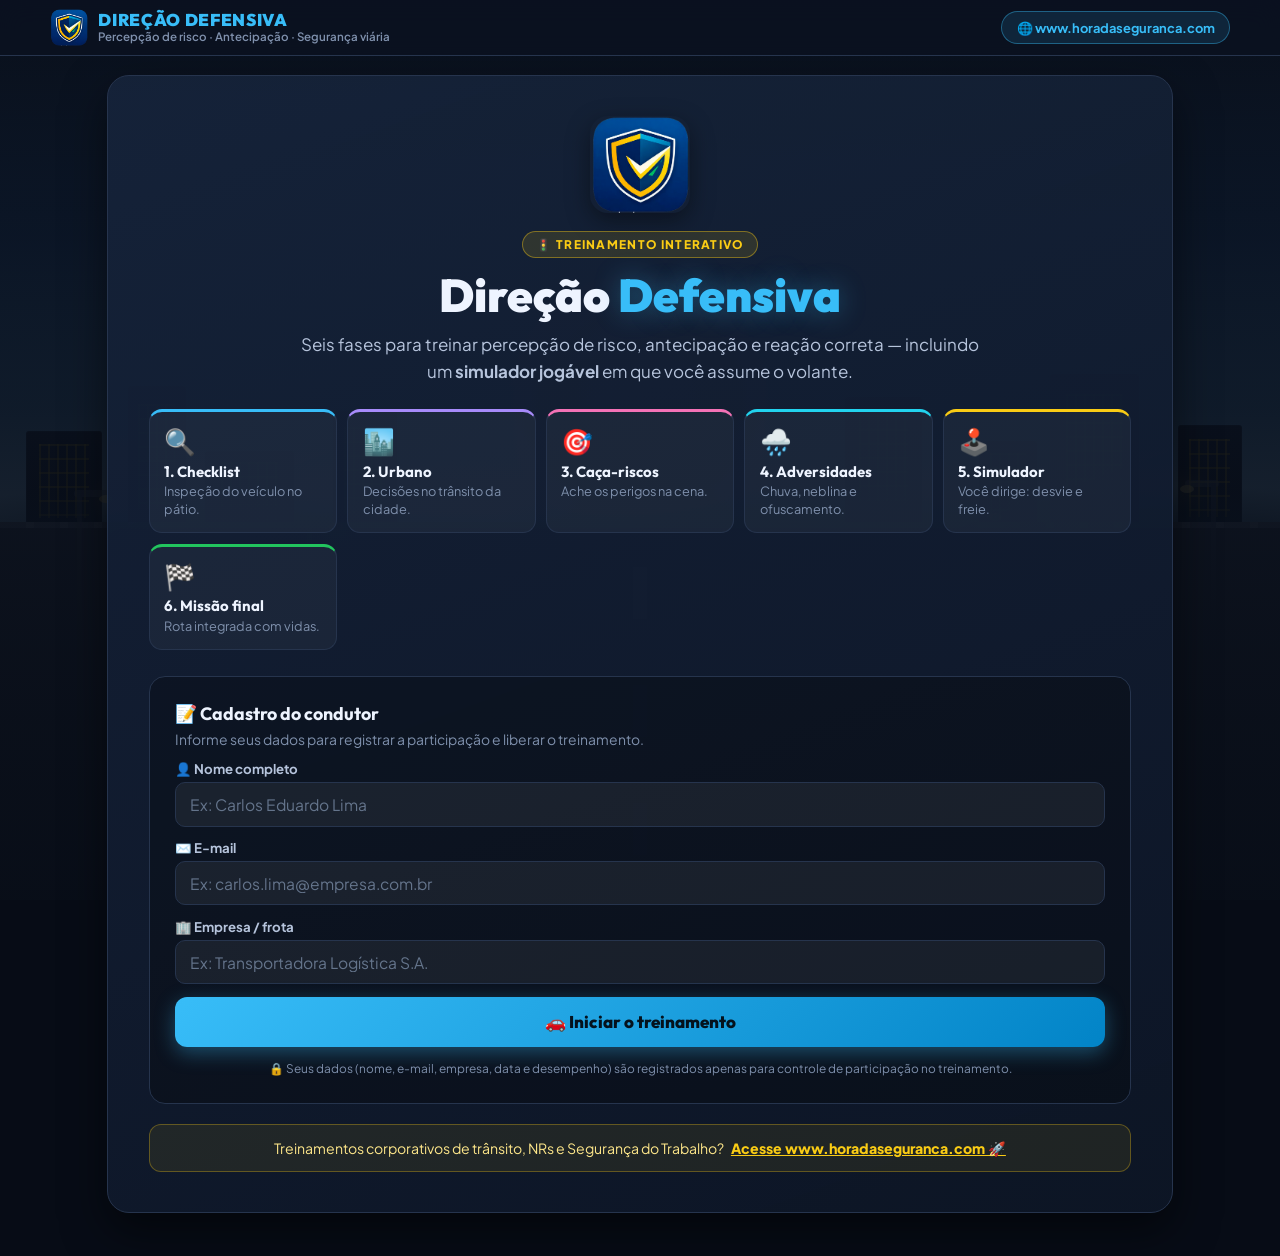
<file: index.html>
<!DOCTYPE html>
<html lang="pt-BR">
<head>
    <meta charset="UTF-8">
    <meta name="viewport" content="width=device-width, initial-scale=1.0, viewport-fit=cover">
    <title>Direção Defensiva | Treinamento Interativo — Hora da Segurança</title>
    <meta name="description" content="Treinamento interativo de Direção Defensiva em 6 fases, com simulador de direção, checklist do veículo, condução urbana, condições adversas e caça aos riscos. www.horadaseguranca.com">
    <meta name="theme-color" content="#0f172a">
    <link rel="icon" type="image/png" href="logo.png">

    <link rel="preconnect" href="https://fonts.googleapis.com">
    <link rel="preconnect" href="https://fonts.gstatic.com" crossorigin>
    <link href="https://fonts.googleapis.com/css2?family=Outfit:wght@400;600;700;800;900&family=Plus+Jakarta+Sans:wght@400;500;600;700&display=swap" rel="stylesheet">

    <link rel="stylesheet" href="style.css">
</head>
<body>

    <!-- ==========================================================
         CENÁRIO DE ESTRADA ANIMADO (fundo decorativo)
         ========================================================== -->
    <div class="road-scene" aria-hidden="true">
        <div class="rs-sky"></div>
        <div class="rs-sun"></div>

        <div class="rs-skyline">
            <span class="bld b1"></span><span class="bld b2"></span><span class="bld b3"></span>
            <span class="bld b4"></span><span class="bld b5"></span><span class="bld b6"></span>
            <span class="bld b7"></span><span class="bld b8"></span>
        </div>

        <div class="rs-hills"></div>

        <div class="rs-road">
            <div class="rs-lane-marks"></div>
            <div class="rs-guardrail"></div>
        </div>

        <div class="rs-poles">
            <span class="pole p1"></span><span class="pole p2"></span>
            <span class="pole p3"></span><span class="pole p4"></span>
        </div>

        <div class="rs-overlay"></div>
    </div>


    <!-- CABEÇALHO -->
    <header class="app-header">
        <div class="header-container">
            <div class="brand-box">
                <img src="logo.png" alt="Logo Hora da Segurança" class="header-logo">
                <div class="brand-text">
                    <span class="brand-title">DIREÇÃO DEFENSIVA</span>
                    <span class="brand-tagline">Percepção de risco · Antecipação · Segurança viária</span>
                </div>
            </div>
            <div class="header-actions">
                <a href="https://www.horadaseguranca.com" target="_blank" rel="noopener noreferrer" class="site-link-btn">
                    🌐 www.horadaseguranca.com
                </a>
            </div>
        </div>
    </header>


    <main class="main-content">

        <!-- ================= TELA 1: CADASTRO ================= -->
        <section id="screen-welcome" class="screen-box">
            <div class="hero-card">
                <div class="hero-logo-wrapper">
                    <img src="logo.png" alt="Logo Oficial Hora da Segurança" class="hero-logo-img">
                </div>

                <span class="hero-eyebrow">🚦 Treinamento interativo</span>
                <h1 class="hero-title">Direção <mark>Defensiva</mark></h1>
                <p class="hero-subtitle">
                    Seis fases para treinar percepção de risco, antecipação e reação correta —
                    incluindo um <strong>simulador jogável</strong> em que você assume o volante.
                </p>

                <div class="phases-summary-grid">
                    <div class="phase-mini-card mc-1"><span class="mini-icon">🔍</span><strong>1. Checklist</strong><p>Inspeção do veículo no pátio.</p></div>
                    <div class="phase-mini-card mc-2"><span class="mini-icon">🏙️</span><strong>2. Urbano</strong><p>Decisões no trânsito da cidade.</p></div>
                    <div class="phase-mini-card mc-3"><span class="mini-icon">🎯</span><strong>3. Caça-riscos</strong><p>Ache os perigos na cena.</p></div>
                    <div class="phase-mini-card mc-4"><span class="mini-icon">🌧️</span><strong>4. Adversidades</strong><p>Chuva, neblina e ofuscamento.</p></div>
                    <div class="phase-mini-card mc-5"><span class="mini-icon">🕹️</span><strong>5. Simulador</strong><p>Você dirige: desvie e freie.</p></div>
                    <div class="phase-mini-card mc-6"><span class="mini-icon">🏁</span><strong>6. Missão final</strong><p>Rota integrada com vidas.</p></div>
                </div>

                <form id="form-register" class="game-setup-box" novalidate>
                    <h3>📝 Cadastro do condutor</h3>
                    <p class="setup-intro">Informe seus dados para registrar a participação e liberar o treinamento.</p>

                    <div class="input-group">
                        <label for="reg-name">👤 Nome completo</label>
                        <input type="text" id="reg-name" placeholder="Ex: Carlos Eduardo Lima" autocomplete="name" maxlength="60">
                    </div>
                    <div class="input-group">
                        <label for="reg-email">✉️ E-mail</label>
                        <input type="email" id="reg-email" placeholder="Ex: carlos.lima@empresa.com.br" autocomplete="email" maxlength="100">
                    </div>
                    <div class="input-group">
                        <label for="reg-company">🏢 Empresa / frota</label>
                        <input type="text" id="reg-company" placeholder="Ex: Transportadora Logística S.A." autocomplete="organization" maxlength="80">
                    </div>

                    <div id="setup-error" class="setup-error hidden"></div>

                    <button type="submit" class="btn btn-primary btn-lg btn-block">🚗 Iniciar o treinamento</button>

                    <p class="setup-privacy-note">
                        🔒 Seus dados (nome, e-mail, empresa, data e desempenho) são registrados apenas para controle de participação no treinamento.
                    </p>
                </form>

                <div class="marketing-footer-banner">
                    <span>Treinamentos corporativos de trânsito, NRs e Segurança do Trabalho?</span>
                    <a href="https://www.horadaseguranca.com" target="_blank" rel="noopener noreferrer">Acesse www.horadaseguranca.com 🚀</a>
                </div>
            </div>
        </section>


        <!-- ================= TELA 2: ARENA ================= -->
        <section id="screen-game" class="screen-box hidden">

            <div class="game-status-bar">
                <div class="player-score-card">
                    <div class="avatar-icon">🚘</div>
                    <div class="score-info">
                        <span id="player-name-display" class="player-name">Condutor</span>
                        <span class="score-line"><strong id="total-score" class="score-value">0</strong> pts</span>
                    </div>
                </div>

                <div class="center-round-info">
                    <div id="phase-title" class="phase-title-text">Fase 1: Checklist do Veículo</div>
                    <div id="phase-subtitle" class="phase-sub-text">Inspeção no pátio da empresa</div>
                </div>

                <div class="status-right-box">
                    <div id="lives-container" class="lives-box hidden"><span id="lives-hearts">❤️❤️❤️</span></div>
                    <button id="btn-toggle-sound" class="btn-icon" title="Ativar/Desativar Som">🔊</button>
                </div>
            </div>

            <div class="phase-steps-bar">
                <div id="step-indicator-1" class="step-badge active"><span class="step-emoji">🔍</span><span class="step-label">Checklist</span></div>
                <div id="step-indicator-2" class="step-badge"><span class="step-emoji">🏙️</span><span class="step-label">Urbano</span></div>
                <div id="step-indicator-3" class="step-badge"><span class="step-emoji">🎯</span><span class="step-label">Riscos</span></div>
                <div id="step-indicator-4" class="step-badge"><span class="step-emoji">🌧️</span><span class="step-label">Clima</span></div>
                <div id="step-indicator-5" class="step-badge"><span class="step-emoji">🕹️</span><span class="step-label">Simulador</span></div>
                <div id="step-indicator-6" class="step-badge"><span class="step-emoji">🏁</span><span class="step-label">Final</span></div>
            </div>


            <!-- ---------- FASE 1: CHECKLIST ---------- -->
            <div id="container-phase-1" class="phase-container">
                <div class="phase-header-box">
                    <span class="container-label">🅿️ Pátio da empresa — inspeção prévia</span>
                    <p class="phase-instruction-text">Clique <strong>apenas nos itens irregulares</strong>. Marcar um item em conformidade custa pontos.</p>
                </div>
                <div class="wrapper-head">
                    <span id="p1-remaining" class="remaining-pill">0 de 10 irregularidades</span>
                </div>
                <div class="progress-track"><div id="p1-progress" class="progress-fill"></div></div>
                <div id="checklist-items-grid" class="checklist-grid"></div>
            </div>


            <!-- ---------- FASE 2: URBANO ---------- -->
            <div id="container-phase-2" class="phase-container hidden">
                <div class="cockpit">
                    <div class="cockpit-mirror">
                        <span class="mirror-label">RETROVISOR</span>
                        <span id="p2-mirror-text" class="mirror-traffic">🚙 tráfego atrás em distância normal</span>
                    </div>

                    <div id="p2-scene" class="drive-viewport">
                        <div class="dv-sky"></div>
                        <div class="dv-city"></div>
                        <div class="dv-road"><div class="dv-dashes"></div></div>
                        <div id="p2-hazard" class="hazard-pop">
                            <span id="p2-hazard-icon" class="hazard-icon">🚶</span>
                        </div>
                    </div>

                    <div class="cockpit-dash">
                        <div class="gauge">
                            <svg viewBox="0 0 100 60" class="gauge-svg">
                                <path d="M8 55 A42 42 0 0 1 92 55" fill="none" stroke="#1e293b" stroke-width="9" stroke-linecap="round"/>
                                <path id="p2-gauge-arc" d="M8 55 A42 42 0 0 1 92 55" fill="none" stroke="url(#gaugeGrad2)" stroke-width="9" stroke-linecap="round"
                                      stroke-dasharray="132" stroke-dashoffset="132"/>
                                <defs><linearGradient id="gaugeGrad2" x1="0" y1="0" x2="1" y2="0">
                                    <stop offset="0" stop-color="#38bdf8"/><stop offset="0.6" stop-color="#facc15"/><stop offset="1" stop-color="#ef4444"/>
                                </linearGradient></defs>
                            </svg>
                            <div class="gauge-readout"><span id="p2-speed">45</span><small>km/h</small></div>
                        </div>
                        <div class="dash-info">
                            <div id="p2-hazard-title" class="hazard-title">Pedestre atravessando na faixa</div>
                            <p id="p2-hazard-desc" class="hazard-desc">Um pedestre inicia a travessia na faixa sem semáforo.</p>
                        </div>
                    </div>
                </div>

                <div class="wrapper-head">
                    <span class="container-label">🕹️ Qual a atitude defensiva correta?</span>
                    <span id="p2-remaining" class="remaining-pill">1 de 6</span>
                </div>
                <div id="p2-actions" class="actions-grid"></div>
            </div>


            <!-- ---------- FASE 3: CAÇA AOS RISCOS ---------- -->
            <div id="container-phase-3" class="phase-container hidden">
                <div class="phase-header-flex">
                    <div>
                        <span class="container-label">🎯 Caça aos riscos na via</span>
                        <p class="phase-instruction-text">Clique nos <strong>6 perigos</strong> escondidos na cena. Cuidado: nem tudo na imagem é irregular.</p>
                    </div>
                    <div class="timer-badge">⏱️ <strong id="p3-timer-display">60</strong>s</div>
                </div>

                <div class="wrapper-head">
                    <span id="p3-found" class="remaining-pill">0 / 6 riscos encontrados</span>
                    <button id="btn-p3-hint" class="btn btn-ghost btn-sm">💡 Dica (−10 pts)</button>
                </div>
                <div class="progress-track"><div id="p3-progress" class="progress-fill"></div></div>

                <div id="risk-scene" class="risk-scene">
                    <svg class="scene-art" viewBox="0 0 1000 520" preserveAspectRatio="xMidYMid slice" xmlns="http://www.w3.org/2000/svg">
                        <defs>
                            <linearGradient id="rsSky" x1="0" y1="0" x2="0" y2="1">
                                <stop offset="0" stop-color="#6fb6e8"/><stop offset="1" stop-color="#dceefb"/>
                            </linearGradient>
                            <linearGradient id="rsAsp" x1="0" y1="0" x2="0" y2="1">
                                <stop offset="0" stop-color="#5b6472"/><stop offset="1" stop-color="#333b47"/>
                            </linearGradient>
                            <linearGradient id="rsGrass" x1="0" y1="0" x2="0" y2="1">
                                <stop offset="0" stop-color="#88b980"/><stop offset="1" stop-color="#6d9c67"/>
                            </linearGradient>
                        </defs>

                        <!-- ceu e sol -->
                        <rect width="1000" height="250" fill="url(#rsSky)"/>
                        <circle cx="852" cy="62" r="30" fill="#fff6cf" opacity=".9"/>
                        <circle cx="852" cy="62" r="52" fill="#fff6cf" opacity=".22"/>

                        <!-- montanhas -->
                        <path d="M0 232 L140 152 L280 232 Z" fill="#9ab89f"/>
                        <path d="M210 236 L395 138 L575 236 Z" fill="#82a389"/>
                        <path d="M515 232 L700 160 L885 232 Z" fill="#9ab89f"/>
                        <path d="M810 234 L930 176 L1000 220 L1000 234 Z" fill="#8aab90"/>

                        <!-- faixa de vegetacao -->
                        <rect y="222" width="1000" height="26" fill="#5d8a58"/>
                        <g fill="#4f7a4c">
                            <circle cx="60"  cy="222" r="17"/><circle cx="150" cy="226" r="13"/>
                            <circle cx="255" cy="221" r="16"/><circle cx="360" cy="226" r="12"/>
                            <circle cx="470" cy="222" r="15"/><circle cx="585" cy="225" r="13"/>
                            <circle cx="690" cy="221" r="16"/><circle cx="800" cy="226" r="12"/>
                            <circle cx="905" cy="222" r="15"/><circle cx="975" cy="226" r="13"/>
                        </g>

                        <!-- passarela de pedestres sobre a via -->
                        <g>
                            <rect x="318" y="176" width="330" height="6" rx="3" fill="#b9c2cc"/>
                            <rect x="318" y="196" width="330" height="12" rx="3" fill="#cfd6de"/>
                            <g stroke="#b9c2cc" stroke-width="3">
                                <line x1="330" y1="182" x2="330" y2="196"/><line x1="386" y1="182" x2="386" y2="196"/>
                                <line x1="442" y1="182" x2="442" y2="196"/><line x1="498" y1="182" x2="498" y2="196"/>
                                <line x1="554" y1="182" x2="554" y2="196"/><line x1="610" y1="182" x2="610" y2="196"/>
                            </g>
                            <rect x="322" y="208" width="14" height="88" fill="#aab3bd"/>
                            <rect x="630" y="208" width="14" height="88" fill="#aab3bd"/>
                        </g>

                        <!-- acostamento gramado -->
                        <rect y="240" width="1000" height="60" fill="url(#rsGrass)"/>

                        <!-- defensa metalica -->
                        <rect y="284" width="1000" height="6" rx="3" fill="#c3c9d1"/>
                        <g fill="#9aa3ad">
                            <rect x="70"  y="288" width="5" height="12"/><rect x="230" y="288" width="5" height="12"/>
                            <rect x="390" y="288" width="5" height="12"/><rect x="550" y="288" width="5" height="12"/>
                            <rect x="710" y="288" width="5" height="12"/><rect x="870" y="288" width="5" height="12"/>
                        </g>

                        <!-- faixa de brita -->
                        <rect y="296" width="1000" height="8" fill="#8d8579"/>

                        <!-- asfalto -->
                        <rect y="304" width="1000" height="216" fill="url(#rsAsp)"/>
                        <g fill="#ffffff" opacity=".035">
                            <rect y="330" width="1000" height="2"/><rect y="392" width="1000" height="2"/>
                            <rect y="452" width="1000" height="2"/><rect y="498" width="1000" height="2"/>
                        </g>

                        <!-- bordo superior (continuo) -->
                        <rect y="306" width="1000" height="7" fill="#eef1f5"/>

                        <!-- divisoria tracejada da pista contraria -->
                        <g fill="#eef1f5" opacity=".92">
                            <rect x="20"  y="357" width="64" height="5" rx="2"/><rect x="144" y="357" width="64" height="5" rx="2"/>
                            <rect x="268" y="357" width="64" height="5" rx="2"/><rect x="392" y="357" width="64" height="5" rx="2"/>
                            <rect x="516" y="357" width="64" height="5" rx="2"/><rect x="640" y="357" width="64" height="5" rx="2"/>
                            <rect x="764" y="357" width="64" height="5" rx="2"/><rect x="888" y="357" width="64" height="5" rx="2"/>
                        </g>

                        <!-- eixo central: faixa dupla continua -->
                        <rect y="406" width="1000" height="6" fill="#f4c840"/>
                        <rect y="416" width="1000" height="6" fill="#f4c840"/>

                        <!-- divisoria tracejada do nosso sentido -->
                        <g fill="#eef1f5" opacity=".92">
                            <rect x="20"  y="466" width="64" height="5" rx="2"/><rect x="144" y="466" width="64" height="5" rx="2"/>
                            <rect x="268" y="466" width="64" height="5" rx="2"/><rect x="392" y="466" width="64" height="5" rx="2"/>
                            <rect x="516" y="466" width="64" height="5" rx="2"/><rect x="640" y="466" width="64" height="5" rx="2"/>
                            <rect x="764" y="466" width="64" height="5" rx="2"/><rect x="888" y="466" width="64" height="5" rx="2"/>
                        </g>

                        <!-- bordo inferior (continuo) -->
                        <rect y="510" width="1000" height="7" fill="#eef1f5"/>
                    </svg>
                    <div id="scene-hotspots" class="scene-hotspots"></div>
                </div>

                <div id="p3-found-list" class="found-chips"></div>
            </div>


            <!-- ---------- FASE 4: ADVERSIDADES ---------- -->
            <div id="container-phase-4" class="phase-container hidden">
                <div class="cockpit">
                    <div class="cockpit-mirror">
                        <span class="mirror-label">RETROVISOR</span>
                        <span id="p4-mirror-text" class="mirror-traffic">🌧️ visibilidade reduzida atrás</span>
                    </div>

                    <div id="p4-scene" class="drive-viewport adverse">
                        <div class="dv-sky"></div>
                        <div class="dv-city"></div>
                        <div class="dv-road"><div class="dv-dashes"></div></div>
                        <div id="weather-layer" class="weather-layer"></div>
                        <div id="p4-hazard" class="hazard-pop">
                            <span id="p4-hazard-icon" class="hazard-icon">🌊</span>
                        </div>
                    </div>

                    <div class="cockpit-dash">
                        <div class="gauge">
                            <svg viewBox="0 0 100 60" class="gauge-svg">
                                <path d="M8 55 A42 42 0 0 1 92 55" fill="none" stroke="#1e293b" stroke-width="9" stroke-linecap="round"/>
                                <path id="p4-gauge-arc" d="M8 55 A42 42 0 0 1 92 55" fill="none" stroke="url(#gaugeGrad2)" stroke-width="9" stroke-linecap="round"
                                      stroke-dasharray="132" stroke-dashoffset="132"/>
                            </svg>
                            <div class="gauge-readout"><span id="p4-speed">80</span><small>km/h</small></div>
                        </div>
                        <div class="dash-info">
                            <div id="p4-hazard-title" class="hazard-title">Aquaplanagem sob chuva intensa</div>
                            <p id="p4-hazard-desc" class="hazard-desc">A água acumulada faz os pneus perderem contato com o asfalto.</p>
                        </div>
                    </div>
                </div>

                <div class="wrapper-head">
                    <span class="container-label">🕹️ Qual a técnica correta?</span>
                    <span id="p4-remaining" class="remaining-pill">1 de 4</span>
                </div>
                <div id="p4-actions" class="actions-grid"></div>
            </div>


            <!-- ---------- FASE 5: SIMULADOR JOGÁVEL ---------- -->
            <div id="container-phase-5" class="phase-container hidden">

                <div id="sim-briefing" class="sim-briefing">
                    <div class="sim-brief-icon">🕹️</div>
                    <h3>Simulador de direção</h3>
                    <p class="sim-brief-lead">
                        Agora você assume o volante. Mantenha o carro na pista, desvie dos obstáculos
                        e <strong>reduza a velocidade</strong> quando o perigo se aproximar.
                    </p>

                    <div class="sim-controls-help">
                        <div class="sch-item"><span class="key">←</span><span class="key">→</span><span>ou <strong>A</strong> / <strong>D</strong> — trocar de faixa</span></div>
                        <div class="sch-item"><span class="key">↓</span><span>ou <strong>S</strong> / barra de espaço — frear</span></div>
                        <div class="sch-item"><span class="key">↑</span><span>ou <strong>W</strong> — acelerar</span></div>
                        <div class="sch-item"><span class="key">📱</span><span>No celular use os botões na tela</span></div>
                    </div>

                    <ul class="sim-rules">
                        <li>✅ <strong>+2 pts</strong> por obstáculo ultrapassado com segurança</li>
                        <li>🛡️ <strong>+15 pts</strong> ao reduzir para menos de 45 km/h perto de pedestres e ciclistas</li>
                        <li>💥 <strong>−1 vida</strong> a cada colisão · você tem 3 vidas</li>
                        <li>⏱️ A rodada dura <strong>75 segundos</strong></li>
                    </ul>

                    <button id="btn-sim-start" class="btn btn-primary btn-lg btn-block">🚦 Assumir o volante</button>
                </div>

                <div id="sim-stage" class="sim-stage hidden">
                    <div class="sim-hud">
                        <div class="hud-item"><span class="hud-label">Tempo</span><strong id="sim-time">75</strong></div>
                        <div class="hud-item"><span class="hud-label">Velocidade</span><strong id="sim-speed">60</strong><small>km/h</small></div>
                        <div class="hud-item"><span class="hud-label">Vidas</span><strong id="sim-lives">❤️❤️❤️</strong></div>
                        <div class="hud-item"><span class="hud-label">Pontos</span><strong id="sim-points">0</strong></div>
                    </div>

                    <div class="sim-canvas-wrap">
                        <canvas id="sim-canvas" width="600" height="740" aria-label="Simulador de direção"></canvas>
                        <div id="sim-alert" class="sim-alert hidden"></div>
                    </div>

                    <div class="sim-touch-controls">
                        <button id="sim-left"  class="sim-btn" aria-label="Esquerda">◀</button>
                        <button id="sim-brake" class="sim-btn sim-btn-brake" aria-label="Frear">FREIO</button>
                        <button id="sim-gas"   class="sim-btn sim-btn-gas" aria-label="Acelerar">ACEL.</button>
                        <button id="sim-right" class="sim-btn" aria-label="Direita">▶</button>
                    </div>
                </div>
            </div>


            <!-- ---------- FASE 6: MISSÃO FINAL ---------- -->
            <div id="container-phase-6" class="phase-container hidden">
                <div class="story-banner banner-gold">
                    <h3>🏁 Missão final integrada</h3>
                    <p>Reaja aos eventos da rota completa. Cada decisão errada custa uma vida.</p>
                </div>

                <div class="wrapper-head">
                    <span class="container-label">🚧 Evento da rota</span>
                    <span id="p6-remaining" class="remaining-pill">1 de 4</span>
                </div>
                <div class="progress-track"><div id="p6-progress" class="progress-fill"></div></div>

                <div id="p6-event" class="event-card-area"></div>
                <div id="p6-actions" class="actions-grid"></div>
            </div>

        </section>


        <!-- ================= TELA 3: RELATÓRIO ================= -->
        <section id="screen-victory" class="screen-box hidden">
            <div class="victory-card">
                <div class="victory-icon-large">🏆</div>
                <h1 class="victory-title">Relatório de desempenho</h1>
                <p class="victory-subtitle">Direção Defensiva — resultado consolidado das 6 fases</p>

                <div class="index-box">
                    <span class="index-label">Índice de direção defensiva</span>
                    <div id="defensive-index-number" class="index-number">0</div>
                    <div id="defensive-index-rating" class="index-rating-badge">—</div>
                </div>

                <div class="metrics-grid">
                    <div class="metric-card"><span class="metric-ico">🎯</span><span id="m-score" class="metric-value">0</span><span class="metric-label">Pontuação total</span></div>
                    <div class="metric-card"><span class="metric-ico">✅</span><span id="m-decisions" class="metric-value">0%</span><span class="metric-label">Decisões corretas</span></div>
                    <div class="metric-card"><span class="metric-ico">⚡</span><span id="m-reaction" class="metric-value">0,0s</span><span class="metric-label">Reação média</span></div>
                    <div class="metric-card"><span class="metric-ico">💥</span><span id="m-crashes" class="metric-value">0</span><span class="metric-label">Colisões no simulador</span></div>
                </div>

                <div id="report-tips" class="report-tips"></div>

                <div class="victory-actions-row">
                    <button id="btn-restart-game" class="btn btn-primary btn-lg">🔄 Refazer o treinamento</button>
                </div>

                <div class="marketing-cta-box">
                    <img src="logo.png" alt="Logo" class="cta-logo">
                    <div class="cta-text">
                        <h4>Leve o treinamento de direção defensiva para a sua frota</h4>
                        <p>Cursos de NRs, gestão preventiva e relatórios na plataforma oficial.</p>
                        <a href="https://www.horadaseguranca.com" target="_blank" rel="noopener noreferrer" class="btn btn-secondary">
                            Acessar www.horadaseguranca.com ↗
                        </a>
                    </div>
                </div>
            </div>
        </section>

    </main>


    <!-- MODAL DE FEEDBACK -->
    <div id="modal-feedback" class="modal-backdrop hidden">
        <div class="modal-card anim-pop">
            <div class="modal-header">
                <span id="feedback-badge" class="feedback-badge">STATUS</span>
                <h2 id="feedback-title" class="modal-title">Resultado</h2>
            </div>
            <div id="feedback-body" class="modal-body"></div>
            <div class="modal-footer">
                <button id="btn-close-feedback" class="btn btn-primary btn-block">Continuar ➔</button>
            </div>
        </div>
    </div>

    <script src="gameData.js"></script>
    <script src="audio.js"></script>
    <script src="sheets.js"></script>
    <script src="simulator.js"></script>
    <script src="game.js"></script>
</body>
</html>
</file>
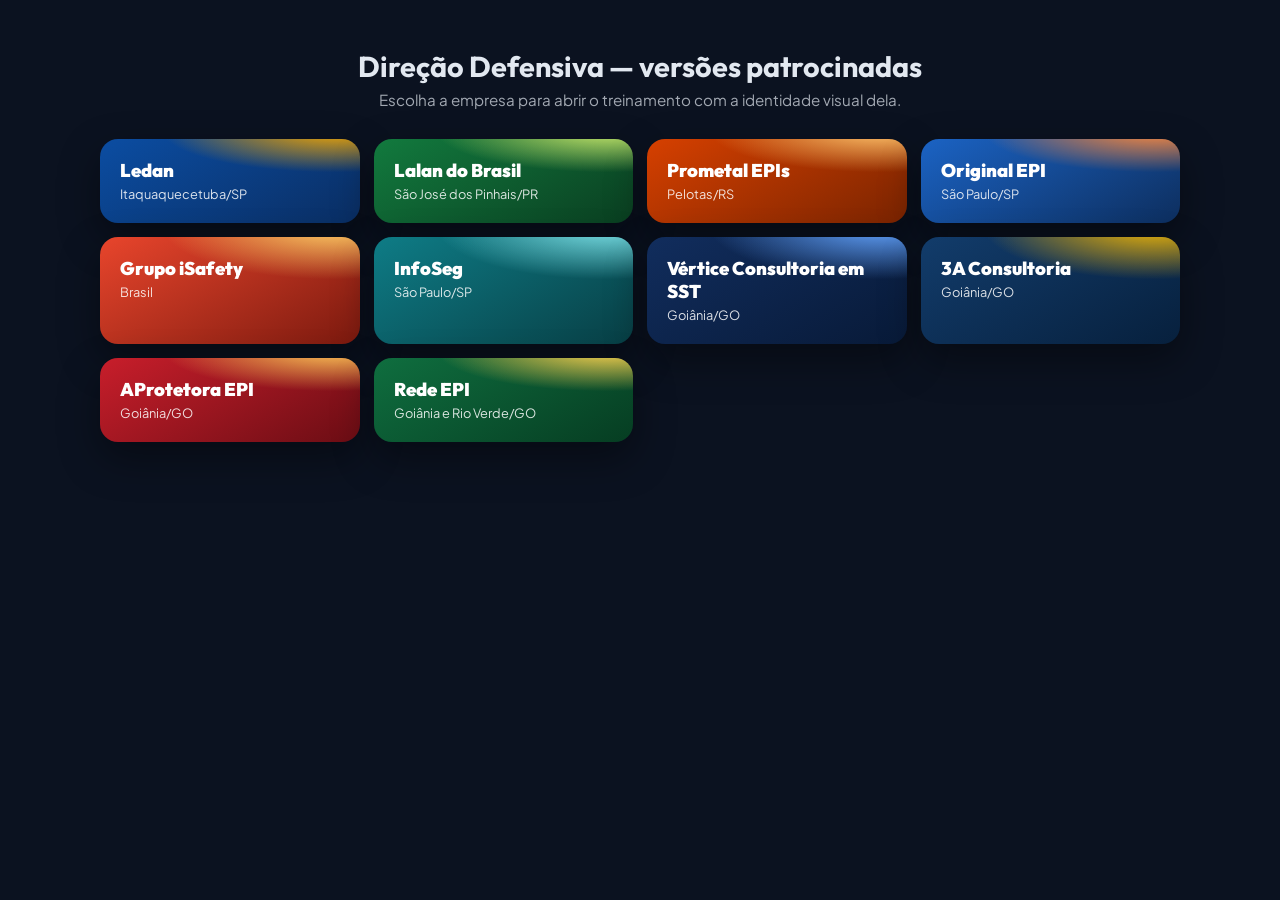
<file: patrocinio/index.html>
<!DOCTYPE html>
<html lang="pt-BR">
<head>
<meta charset="UTF-8">
<meta name="viewport" content="width=device-width, initial-scale=1.0, viewport-fit=cover">
<title>Direção Defensiva | Hora da Segurança</title>
<meta name="theme-color" content="#0f172a">
<link rel="icon" type="image/png" href="../logo.png">
<link rel="preconnect" href="https://fonts.googleapis.com">
<link rel="preconnect" href="https://fonts.gstatic.com" crossorigin>
<link href="https://fonts.googleapis.com/css2?family=Outfit:wght@400;600;700;800;900&family=Plus+Jakarta+Sans:wght@400;500;600;700;800&display=swap" rel="stylesheet">
<style>
html,body{margin:0;padding:0;height:100%;background:#0f172a;}
#hs-frame{border:0;width:100%;height:100%;display:block;}
/* ============================================================
   MÓDULO DE PATROCÍNIO — Hora da Segurança
   Camada 100% independente do jogo original.
   ============================================================ */

.hs-ad-backdrop{
  position:fixed; inset:0; z-index:9999;
  display:flex; align-items:center; justify-content:center;
  padding:16px;
  background:rgba(4,8,18,.78);
  backdrop-filter:blur(8px); -webkit-backdrop-filter:blur(8px);
  opacity:0; pointer-events:none; transition:opacity .28s ease;
}
.hs-ad-backdrop.is-open{opacity:1; pointer-events:auto;}
.hs-ad-backdrop.hs-hidden{display:none;}

.hs-ad-card{
  position:relative; width:min(640px,100%); max-height:94vh; overflow:auto;
  border-radius:26px; color:#fff;
  background:
    radial-gradient(120% 90% at 90% -10%, var(--hs-brand-3,#ffd166) 0%, transparent 55%),
    linear-gradient(155deg, var(--hs-brand-1,#0b4da2) 0%, var(--hs-brand-2,#081a38) 78%);
  box-shadow:0 40px 90px rgba(0,0,0,.55), 0 0 0 1px rgba(255,255,255,.10) inset;
  transform:translateY(26px) scale(.96); opacity:0;
  transition:transform .38s cubic-bezier(.34,1.4,.5,1), opacity .3s ease;
  font-family:'Plus Jakarta Sans','Outfit',system-ui,-apple-system,Segoe UI,sans-serif;
}
.hs-ad-backdrop.is-open .hs-ad-card{transform:translateY(0) scale(1); opacity:1;}

.hs-ad-card::before{
  content:''; position:absolute; inset:0; border-radius:26px; pointer-events:none;
  background:
    repeating-linear-gradient(115deg, rgba(255,255,255,.05) 0 2px, transparent 2px 22px);
  mask-image:linear-gradient(180deg,#000 0%,transparent 62%);
  -webkit-mask-image:linear-gradient(180deg,#000 0%,transparent 62%);
}

.hs-ad-inner{position:relative; padding:26px 26px 22px;}

.hs-ad-eyebrow{
  display:inline-flex; align-items:center; gap:8px;
  font-size:.68rem; font-weight:800; letter-spacing:.14em; text-transform:uppercase;
  padding:6px 12px; border-radius:999px;
  background:rgba(255,255,255,.14); border:1px solid rgba(255,255,255,.22);
}

.hs-ad-brandrow{display:flex; align-items:center; gap:16px; margin:18px 0 6px; flex-wrap:wrap;}
.hs-ad-logo{
  height:74px; width:auto; max-width:260px; object-fit:contain;
  background:#fff; border-radius:16px; padding:10px 16px;
  box-shadow:0 12px 30px rgba(0,0,0,.35);
}
.hs-ad-brandmeta{min-width:180px; flex:1;}
.hs-ad-brandname{display:block; font-family:'Outfit',sans-serif; font-size:1.5rem; font-weight:900; line-height:1.1;}
.hs-ad-brandseg{display:block; font-size:.82rem; opacity:.85; margin-top:3px;}

.hs-ad-headline{
  font-family:'Outfit',sans-serif; font-size:1.62rem; font-weight:900;
  line-height:1.18; margin:16px 0 8px;
}
.hs-ad-headline mark{background:var(--hs-brand-3,#ffd166); color:#111827; padding:0 8px; border-radius:7px;}
.hs-ad-claim{font-size:.98rem; line-height:1.55; opacity:.94; margin:0 0 16px;}

.hs-ad-chips{display:flex; flex-wrap:wrap; gap:8px; margin-bottom:18px;}
.hs-ad-chip{
  font-size:.78rem; font-weight:700; padding:7px 12px; border-radius:999px;
  background:rgba(255,255,255,.13); border:1px solid rgba(255,255,255,.2);
}

.hs-ad-ctas{display:grid; grid-template-columns:1fr; gap:10px; margin-bottom:16px;}
@media(min-width:520px){.hs-ad-ctas{grid-template-columns:1fr 1fr;}}
.hs-ad-btn{
  display:flex; align-items:center; justify-content:center; gap:8px;
  padding:14px 16px; border-radius:14px; text-decoration:none;
  font-weight:800; font-size:.95rem; text-align:center;
  transition:transform .16s ease, filter .16s ease;
}
.hs-ad-btn:hover{transform:translateY(-2px); filter:brightness(1.06);}
.hs-ad-btn-primary{
  background:var(--hs-brand-3,#ffd166); color:#111827;
  box-shadow:0 12px 26px rgba(0,0,0,.32);
}
.hs-ad-btn-ghost{
  background:rgba(255,255,255,.12); color:#fff; border:1px solid rgba(255,255,255,.28);
}

.hs-ad-strip{
  display:flex; align-items:center; justify-content:space-between; gap:12px; flex-wrap:wrap;
  padding:12px 14px; border-radius:14px; margin-bottom:16px;
  background:rgba(0,0,0,.24); border:1px solid rgba(255,255,255,.12);
  font-size:.8rem;
}
.hs-ad-strip strong{font-size:.86rem;}
.hs-ad-strip a{color:var(--hs-brand-3,#ffd166); font-weight:800; text-decoration:none;}

.hs-ad-close{
  width:100%; border:0; cursor:pointer;
  padding:14px 18px; border-radius:14px;
  font-family:'Outfit',sans-serif; font-weight:800; font-size:1rem;
  background:#fff; color:#0f172a;
  transition:opacity .2s ease, transform .16s ease;
}
.hs-ad-close:hover{transform:translateY(-2px);}
.hs-ad-close[disabled]{opacity:.5; cursor:not-allowed; transform:none;}

.hs-ad-legal{
  margin:12px 0 0; text-align:center;
  font-size:.68rem; letter-spacing:.05em; opacity:.6;
}

/* hub */
.hub{min-height:100%;box-sizing:border-box;padding:48px 22px;font-family:'Plus Jakarta Sans',sans-serif;color:#e2e8f0;background:#0b1220;}
.hub h1{font-family:Outfit,sans-serif;font-size:1.8rem;margin:0 0 6px;text-align:center}
.hub p{opacity:.7;text-align:center;margin:0 0 30px;font-size:.95rem}
.hubgrid{display:grid;gap:14px;grid-template-columns:repeat(auto-fill,minmax(240px,1fr));max-width:1080px;margin:0 auto}
.hubcard{display:block;padding:20px;border-radius:18px;text-decoration:none;color:#fff;
 background:radial-gradient(120% 90% at 90% -10%,var(--c3) 0%,transparent 55%),linear-gradient(150deg,var(--c1),var(--c2));
 box-shadow:0 16px 40px rgba(0,0,0,.4);transition:transform .18s ease}
.hubcard:hover{transform:translateY(-4px)}
.hubcard strong{display:block;font-family:Outfit,sans-serif;font-size:1.15rem;font-weight:900}
.hubcard span{font-size:.8rem;opacity:.85}
</style>
</head>
<body>
<script>
window.HS_SPONSORS = {"ledan":{"nome":"Ledan","nomeCompleto":"Ledan Indústria e Comércio Ltda.","segmento":"Fabricante de EPI e acessórios para solda","cidade":"Itaquaquecetuba/SP","email":"vendas@ledan.com.br","telefone":"(11) 4648-6484","site":"www.ledan.com.br","siteUrl":"https://www.ledan.com.br","tagline":"Proteção que trabalha junto com você.","claim":"Linha completa de proteção facial, vestimentas e acessórios para solda, com CA e qualidade de fábrica.","beneficios":["Fabricação própria","Linha solda completa","Rede nacional de representantes"],"cor1":"#0B4DA2","cor2":"#0A2E63","cor3":"#F5A800","logo":"[data-uri]"},"lalan":{"nome":"Lalan do Brasil","nomeCompleto":"Lalan do Brasil Importação e Comércio de Equipamentos de Proteção Ltda.","segmento":"Equipamentos de proteção individual","cidade":"São José dos Pinhais/PR","email":"sac@lalan.com.br","telefone":"—","site":"www.lalan.com.br","siteUrl":"https://www.lalan.com.br","tagline":"Tecnologia em proteção para as mãos e o corpo.","claim":"EPIs desenvolvidos para performance real no chão de fábrica, do risco mecânico ao químico.","beneficios":["Linha técnica certificada","Conforto e produtividade","Suporte a especificação"],"cor1":"#127A3E","cor2":"#0A3F21","cor3":"#C8E96B","logo":"[data-uri]"},"prometal-epis":{"nome":"Prometal EPIs","nomeCompleto":"Prometal EPIs — Equipamentos de Proteção Individual","segmento":"Distribuidora de EPI","cidade":"Pelotas/RS","email":"comercial@prometalepis.com.br","telefone":"(53) 3227-0470","site":"prometalepis.com.br","siteUrl":"https://prometalepis.com.br","tagline":"O EPI certo, na hora certa.","claim":"Distribuição completa de EPI com curadoria técnica: você compra proteção, não só produto.","beneficios":["Mix multimarcas","Entrega para todo o Brasil","Consultoria de CA"],"cor1":"#D64000","cor2":"#7A2400","cor3":"#FFC46B","logo":"[data-uri]"},"original-epi":{"nome":"Original EPI","nomeCompleto":"Original EPI — Distribuidora de Equipamentos de Proteção","segmento":"Distribuidora e fornecedora de EPI","cidade":"São Paulo/SP","email":"comercial1@originalepi.com.br","telefone":"(11) 2600-5434","site":"www.originalepi.com.br","siteUrl":"https://www.originalepi.com.br","tagline":"Fornecimento de EPI sem ruído e sem atraso.","claim":"Abastecimento contínuo de EPI para indústrias, obras e frotas, com atendimento comercial dedicado.","beneficios":["Atendimento B2B","Cotação rápida","Cobertura nacional"],"cor1":"#1B63C4","cor2":"#0D2E5E","cor3":"#FF8A3D","logo":"[data-uri]"},"grupo-isafety":{"nome":"Grupo iSafety","nomeCompleto":"Grupo iSafety — Treinamentos e Segurança do Trabalho","segmento":"Treinamentos em NRs (NR-33, NR-35, NR-10)","cidade":"Brasil","email":"comercial@grupoisafety.com.br","telefone":"—","site":"www.grupoisafety.com.br","siteUrl":"https://www.grupoisafety.com.br","tagline":"Treinamento que muda comportamento.","claim":"NR-10, NR-33 e NR-35 com teoria, prática e instrutores que conhecem a operação de verdade.","beneficios":["Turmas in company","Plataforma EAD","Instrutores certificados"],"cor1":"#E8452C","cor2":"#7C1A0F","cor3":"#FFD166","logo":"[data-uri]"},"infoseg":{"nome":"InfoSeg","nomeCompleto":"InfoSeg — Medicina e Segurança do Trabalho","segmento":"Consultoria em SST, PGR, PCMSO e treinamentos","cidade":"São Paulo/SP","email":"contato@infosegconsult.com.br","telefone":"(11) 2305-9547","site":"infosegconsult.com.br","siteUrl":"https://infosegconsult.com.br","tagline":"Documentação viva, não papel parado.","claim":"PGR, PCMSO, laudos e treinamentos de NR conduzidos por quem acompanha a rotina do cliente.","beneficios":["PGR e PCMSO","Laudos técnicos","Treinamentos de NR"],"cor1":"#0E7C86","cor2":"#083F45","cor3":"#7DE2E8","logo":"[data-uri]"},"vertice-sst":{"nome":"Vértice Consultoria em SST","nomeCompleto":"Vértice Consultoria em SST","segmento":"Consultoria em SST, PGR, PCMSO, LTCAT e eSocial","cidade":"Goiânia/GO","email":"contato@verticeconsultoriaemsst.com.br","telefone":"(62) 98133-8625","site":"verticeconsultoriaemsst.com.br","siteUrl":"https://verticeconsultoriaemsst.com.br","tagline":"Sua empresa em dia com as NRs, sem multa.","claim":"PGR, PCMSO, LTCAT/PPP, riscos psicossociais da NR-1 e eSocial SST com proposta em até 1 dia útil.","beneficios":["PGR + PCMSO em 24h","Riscos psicossociais NR-1","Goiânia e todo o estado"],"cor1":"#112D5D","cor2":"#081A38","cor3":"#63A4FF","logo":"[data-uri]"},"3a-consultoria":{"nome":"3A Consultoria","nomeCompleto":"3A Consultoria — Segurança e Saúde no Trabalho","segmento":"Higiene ocupacional, perícias, treinamentos e meio ambiente","cidade":"Goiânia/GO","email":"3aconsultoria@3aconsultoria.com.br","telefone":"(62) 3281-2077","site":"www.3aconsultoria.com.br","siteUrl":"https://www.3aconsultoria.com.br","tagline":"Prevenir para lucrar.","claim":"Desde 1999 cuidando para que sua empresa atenda todas as exigências de SST com o melhor custo-benefício.","beneficios":["Assistência pericial","Higiene ocupacional","Treinamentos e meio ambiente"],"cor1":"#123C6B","cor2":"#07203D","cor3":"#F2B705","logo":"[data-uri]"},"aprotetora":{"nome":"AProtetora EPI","nomeCompleto":"AProtetora Comércio de EPI","segmento":"Loja e distribuidora de EPI","cidade":"Goiânia/GO","email":"comercial@aprotetoraepis.com.br","telefone":"(62) 99939-5860","site":"aprotetoraepis.com.br","siteUrl":"https://aprotetoraepis.com.br","tagline":"Falou de segurança, lembrou AProtetora.","claim":"Linha completa de EPI das melhores marcas, pronta entrega e preço justo para Goiás e todo o Brasil.","beneficios":["Pronta entrega","Melhores marcas","Orçamento no WhatsApp"],"cor1":"#C81E2B","cor2":"#6B0D14","cor3":"#FFC857","logo":"[data-uri]"},"rede-epi":{"nome":"Rede EPI","nomeCompleto":"Rede EPI — Distribuidora Atacadista","segmento":"Distribuidora atacadista de EPI","cidade":"Goiânia e Rio Verde/GO","email":"comercial@redeepi.com.br","telefone":"(62) 3928-4141","site":"redeepi.com.br","siteUrl":"https://redeepi.com.br","tagline":"Atacado de EPI com presença em Goiás.","claim":"Atacado de EPI com estoque em Goiânia e Rio Verde para abastecer indústria, agro e construção.","beneficios":["Preço de atacado","Duas bases em GO","Atendimento comercial"],"cor1":"#0F6E3F","cor2":"#063D22","cor3":"#FFD34E","logo":"[data-uri]"}};
</script>
<script>
(function(){
  'use strict';
  var slug = new URLSearchParams(location.search).get('p');
  var CFG  = slug && window.HS_SPONSORS[slug];

  if (!CFG) {
    document.body.innerHTML = '<div class="hub"><h1>Direção Defensiva — versões patrocinadas</h1>'
      + '<p>Escolha a empresa para abrir o treinamento com a identidade visual dela.</p>'
      + '<div class="hubgrid"><a class="hubcard" href="?p=ledan" style="--c1:#0B4DA2;--c2:#0A2E63;--c3:#F5A800"><strong>Ledan</strong><span>Itaquaquecetuba/SP</span></a><a class="hubcard" href="?p=lalan" style="--c1:#127A3E;--c2:#0A3F21;--c3:#C8E96B"><strong>Lalan do Brasil</strong><span>São José dos Pinhais/PR</span></a><a class="hubcard" href="?p=prometal-epis" style="--c1:#D64000;--c2:#7A2400;--c3:#FFC46B"><strong>Prometal EPIs</strong><span>Pelotas/RS</span></a><a class="hubcard" href="?p=original-epi" style="--c1:#1B63C4;--c2:#0D2E5E;--c3:#FF8A3D"><strong>Original EPI</strong><span>São Paulo/SP</span></a><a class="hubcard" href="?p=grupo-isafety" style="--c1:#E8452C;--c2:#7C1A0F;--c3:#FFD166"><strong>Grupo iSafety</strong><span>Brasil</span></a><a class="hubcard" href="?p=infoseg" style="--c1:#0E7C86;--c2:#083F45;--c3:#7DE2E8"><strong>InfoSeg</strong><span>São Paulo/SP</span></a><a class="hubcard" href="?p=vertice-sst" style="--c1:#112D5D;--c2:#081A38;--c3:#63A4FF"><strong>Vértice Consultoria em SST</strong><span>Goiânia/GO</span></a><a class="hubcard" href="?p=3a-consultoria" style="--c1:#123C6B;--c2:#07203D;--c3:#F2B705"><strong>3A Consultoria</strong><span>Goiânia/GO</span></a><a class="hubcard" href="?p=aprotetora" style="--c1:#C81E2B;--c2:#6B0D14;--c3:#FFC857"><strong>AProtetora EPI</strong><span>Goiânia/GO</span></a><a class="hubcard" href="?p=rede-epi" style="--c1:#0F6E3F;--c2:#063D22;--c3:#FFD34E"><strong>Rede EPI</strong><span>Goiânia e Rio Verde/GO</span></a></div></div>';
    return;
  }

  document.title = 'Direção Defensiva | patrocínio ' + CFG.nome + ' — Hora da Segurança';
  var root = document.documentElement;
  root.style.setProperty('--hs-brand-1', CFG.cor1);
  root.style.setProperty('--hs-brand-2', CFG.cor2);
  root.style.setProperty('--hs-brand-3', CFG.cor3);

  var FASES=[2,4], SEG=5;
  function esc(s){return String(s==null?'':s).replace(/&/g,'&amp;').replace(/</g,'&lt;').replace(/>/g,'&gt;').replace(/"/g,'&quot;');}
  function dig(s){return String(s||'').replace(/\D/g,'');}

  /* ---------- jogo em iframe: o original nao e alterado ---------- */
  var frame = document.createElement('iframe');
  frame.id = 'hs-frame';
  frame.src = '../index.html';
  frame.title = 'Treinamento de Direção Defensiva';
  document.body.appendChild(frame);

  /* ---------- overlay ---------- */
  var back = document.createElement('div');
  back.className = 'hs-ad-backdrop hs-hidden';
  back.setAttribute('role','dialog'); back.setAttribute('aria-modal','true');

  var chips = (CFG.beneficios||[]).map(function(b){return '<span class="hs-ad-chip">✔ '+esc(b)+'</span>';}).join('');
  var zap = dig(CFG.telefone);
  var linkZap = zap.length>=10
    ? 'https://wa.me/55'+zap+'?text='+encodeURIComponent('Olá! Vi a '+CFG.nome+' no treinamento de Direção Defensiva da Hora da Segurança e gostaria de um orçamento.')
    : null;

  back.innerHTML =
   '<div class="hs-ad-card"><div class="hs-ad-inner">'
   +'<span class="hs-ad-eyebrow">★ Patrocinador oficial deste treinamento</span>'
   +'<div class="hs-ad-brandrow"><img class="hs-ad-logo" src="'+CFG.logo+'" alt="Logotipo '+esc(CFG.nome)+'">'
   +'<span class="hs-ad-brandmeta"><span class="hs-ad-brandname">'+esc(CFG.nome)+'</span>'
   +'<span class="hs-ad-brandseg">'+esc(CFG.segmento)+' · '+esc(CFG.cidade)+'</span></span></div>'
   +'<h2 class="hs-ad-headline">'+esc(CFG.tagline)+'</h2>'
   +'<p class="hs-ad-claim">'+esc(CFG.claim)+'</p>'
   +'<div class="hs-ad-chips">'+chips+'</div>'
   +'<div class="hs-ad-ctas">'
   +'<a class="hs-ad-btn hs-ad-btn-primary" target="_blank" rel="noopener noreferrer" href="'+esc(CFG.siteUrl)+'">🔎 Conhecer a '+esc(CFG.nome)+'</a>'
   +(linkZap?'<a class="hs-ad-btn hs-ad-btn-ghost" target="_blank" rel="noopener noreferrer" href="'+linkZap+'">💬 Pedir orçamento agora</a>'
            :'<a class="hs-ad-btn hs-ad-btn-ghost" href="mailto:'+esc(CFG.email)+'">✉️ Falar com o comercial</a>')
   +'</div>'
   +'<div class="hs-ad-strip"><span><strong>Fale com a '+esc(CFG.nome)+'</strong><br>'
   +esc(CFG.telefone && CFG.telefone!=='—' ? CFG.telefone+' · ' : '')+esc(CFG.email)+'</span>'
   +'<a href="'+esc(CFG.siteUrl)+'" target="_blank" rel="noopener noreferrer">'+esc(CFG.site)+' ↗</a></div>'
   +'<button type="button" class="hs-ad-close" disabled>Aguarde '+SEG+'s…</button>'
   +'<p class="hs-ad-legal">Espaço publicitário · Treinamento gratuito distribuído por www.horadaseguranca.com</p>'
   +'</div></div>';
  document.body.appendChild(back);

  var btn = back.querySelector('.hs-ad-close'), cb = null, tick = null;

  function abrir(rotulo, done){
    cb = done;
    back.classList.remove('hs-hidden');
    setTimeout(function(){ back.classList.add('is-open'); }, 20);
    var n = SEG; btn.disabled = true; btn.textContent = 'Aguarde '+n+'s…';
    clearInterval(tick);
    tick = setInterval(function(){
      n -= 1;
      if (n<=0){ clearInterval(tick); btn.disabled=false; btn.textContent=rotulo; }
      else btn.textContent = 'Aguarde '+n+'s…';
    },1000);
  }
  function fechar(){
    clearInterval(tick);
    back.classList.remove('is-open');
    setTimeout(function(){ back.classList.add('hs-hidden'); var f=cb; cb=null; if(typeof f==='function') f(); },280);
  }
  btn.addEventListener('click', function(){ if(!btn.disabled) fechar(); });

  /* ---------- liga o overlay ao jogo dentro do iframe ---------- */
  var tentativas = 0;
  function instalar(){
    tentativas++;
    var w, proto = null;
    try { w = frame.contentWindow; } catch(e){ return false; }
    if (!w) return false;
    if (typeof w.DefensiveDrivingApp === 'function') proto = w.DefensiveDrivingApp.prototype;
    else if (w.ddApp) proto = Object.getPrototypeOf(w.ddApp);
    if (!proto || typeof proto.avancar !== 'function') return false;
    if (proto.__hsSponsor) return true;
    proto.__hsSponsor = true;
    var av = proto.avancar, fi = proto.finalizar;
    proto.avancar = function(){
      var self = this, fase = this.currentPhase;
      if (fase < 6 && FASES.indexOf(fase) !== -1){
        abrir('Continuar para a fase '+(fase+1)+' ➔', function(){ av.call(self); });
        return;
      }
      return av.call(this);
    };
    proto.finalizar = function(){
      var self = this, args = arguments;
      abrir('Ver meu relatório final 🏆', function(){ fi.apply(self, args); });
    };
    return true;
  }
  var iv = setInterval(function(){
    if (instalar() || tentativas > 200) clearInterval(iv);
  }, 100);
  frame.addEventListener('load', instalar);
})();
</script>
</body>
</html>
</file>
<file: style.css>
/* ==========================================================================
   DIREÇÃO DEFENSIVA — TREINAMENTO INTERATIVO
   www.horadaseguranca.com
   ========================================================================== */

:root {
    --night-0: #070c16;
    --night-1: #0f1826;
    --night-2: #16233a;
    --panel:   #141f33;
    --panel-2: #1b2842;

    --asphalt: #2b3446;
    --line:    #26344d;

    --sky-1: #1b3a63;
    --sky-2: #2f5f8e;
    --sky-3: #6ea6cf;

    --neon:      #38bdf8;
    --neon-dark: #0284c7;
    --neon-glow: rgba(56, 189, 248, 0.35);

    --signal:  #facc15;
    --signal-2:#f59e0b;
    --danger:  #ef4444;
    --danger-2:#b91c1c;
    --safe:    #22c55e;
    --safe-2:  #15803d;

    --text:      #eef4ff;
    --text-soft: #b6c4dc;
    --text-mut:  #7f90ac;

    --shadow-sm: 0 2px 8px rgba(0, 0, 0, 0.3);
    --shadow-md: 0 8px 24px rgba(0, 0, 0, 0.38);
    --shadow-lg: 0 18px 44px rgba(0, 0, 0, 0.5);

    --radius: 16px;
    --radius-lg: 22px;

    --font-heading: 'Outfit', -apple-system, sans-serif;
    --font-body: 'Plus Jakarta Sans', -apple-system, sans-serif;

    --t-fast: 0.18s ease;
    --t-bounce: 0.28s cubic-bezier(0.34, 1.56, 0.64, 1);
}

* { box-sizing: border-box; margin: 0; padding: 0; }

html { font-size: clamp(14px, 0.5vw + 12.6px, 17px); }

body {
    font-family: var(--font-body);
    color: var(--text);
    background: var(--night-0);
    min-height: 100dvh;
    display: flex;
    flex-direction: column;
    overflow-x: hidden;
    padding-bottom: env(safe-area-inset-bottom);
}

a { color: var(--neon); text-decoration: none; }
.hidden { display: none !important; }


/* ==========================================================================
   CENÁRIO DE ESTRADA ANIMADO (fundo)
   ========================================================================== */

.road-scene { position: fixed; inset: 0; z-index: -2; overflow: hidden; pointer-events: none; }

.rs-sky {
    position: absolute; inset: 0 0 42% 0;
    background: linear-gradient(180deg, var(--night-1) 0%, var(--sky-1) 45%, #3d6d99 78%, #7fa8c9 100%);
}

.rs-sun {
    position: absolute;
    bottom: 40%; left: 50%;
    transform: translateX(-50%);
    width: clamp(140px, 22vw, 280px); height: clamp(140px, 22vw, 280px);
    border-radius: 50%;
    background: radial-gradient(circle, #ffd28a 0%, #f9a03f 45%, rgba(249,160,63,0) 70%);
    opacity: 0.55;
    animation: sunGlow 9s ease-in-out infinite;
}

@keyframes sunGlow {
    0%, 100% { opacity: 0.45; transform: translateX(-50%) scale(1); }
    50%      { opacity: 0.62; transform: translateX(-50%) scale(1.06); }
}

/* --- skyline --- */
.rs-skyline { position: absolute; bottom: 40%; left: 0; width: 100%; height: 22vh; }

.bld {
    position: absolute;
    bottom: 0;
    background: linear-gradient(180deg, #16233a 0%, #0d1626 100%);
    border-radius: 3px 3px 0 0;
    box-shadow: inset 0 0 0 1px rgba(120, 160, 210, 0.08);
}
.bld::after {
    content: '';
    position: absolute; inset: 12% 18% 20% 18%;
    background-image:
        linear-gradient(rgba(250, 204, 21, 0.5) 2px, transparent 2px),
        linear-gradient(90deg, rgba(250, 204, 21, 0.5) 2px, transparent 2px);
    background-size: 9px 14px;
    opacity: 0.5;
}
.b1 { left: 2%;  width: 6%;  height: 55%; }
.b2 { left: 10%; width: 4.5%; height: 78%; }
.b3 { left: 16%; width: 7%;  height: 45%; }
.b4 { left: 26%; width: 5%;  height: 65%; }
.b5 { right: 28%; width: 6%; height: 72%; }
.b6 { right: 19%; width: 4.5%; height: 50%; }
.b7 { right: 11%; width: 7%; height: 84%; }
.b8 { right: 3%;  width: 5%; height: 58%; }

.rs-hills {
    position: absolute; bottom: 39%; left: 0; width: 100%; height: 10vh;
    background:
        radial-gradient(ellipse 40% 100% at 15% 100%, #16304a 0%, transparent 70%),
        radial-gradient(ellipse 50% 100% at 60% 100%, #12293f 0%, transparent 70%),
        radial-gradient(ellipse 35% 100% at 92% 100%, #16304a 0%, transparent 70%);
}

/* --- pista --- */
.rs-road {
    position: absolute; bottom: 0; left: 0; width: 100%; height: 42%;
    background: linear-gradient(180deg, #313b4f 0%, var(--asphalt) 25%, #1c2432 100%);
    overflow: hidden;
}

.rs-guardrail {
    position: absolute; top: 0; left: 0; width: 100%; height: 6px;
    background: repeating-linear-gradient(90deg, #6b7a92 0 26px, #94a3b8 26px 34px);
    opacity: 0.4;
}

.rs-lane-marks {
    position: absolute; top: 12%; left: 50%;
    width: 14px; height: 100%;
    transform: translateX(-50%);
    background: repeating-linear-gradient(180deg, rgba(255,255,255,0.55) 0 52px, transparent 52px 118px);
    animation: laneRun 1.1s linear infinite;
}

@keyframes laneRun {
    from { background-position-y: 0; }
    to   { background-position-y: 170px; }
}

.rs-poles { position: absolute; bottom: 30%; left: 0; width: 100%; height: 26vh; }

.pole {
    position: absolute; bottom: 0;
    width: 5px; height: 100%;
    background: linear-gradient(180deg, #4a5872 0%, #2b3446 100%);
    opacity: 0.5;
}
.pole::before {
    content: '';
    position: absolute; top: 0; left: -3px;
    width: 34px; height: 7px; border-radius: 4px;
    background: #4a5872;
}
.pole::after {
    content: '';
    position: absolute; top: 5px; left: 22px;
    width: 14px; height: 8px; border-radius: 50%;
    background: #fde68a;
    box-shadow: 0 0 18px 6px rgba(253, 230, 138, 0.35);
}
.p1 { left: 6%;  height: 60%; }
.p2 { left: 24%; height: 48%; opacity: 0.35; }
.p3 { right: 20%; height: 52%; opacity: 0.4; transform: scaleX(-1); }
.p4 { right: 5%; height: 64%; transform: scaleX(-1); }

.rs-overlay {
    position: absolute; inset: 0;
    background: linear-gradient(180deg, rgba(7,12,22,0.72) 0%, rgba(7,12,22,0.85) 45%, rgba(7,12,22,0.93) 100%);
}

@media (prefers-reduced-motion: reduce) {
    .rs-lane-marks, .rs-sun, .anim-pop, .dv-dashes, .drop, .fogbank, .hazard-pop { animation: none !important; }
}


/* ==========================================================================
   CABEÇALHO
   ========================================================================== */

.app-header {
    background: rgba(11, 18, 32, 0.88);
    backdrop-filter: blur(12px);
    -webkit-backdrop-filter: blur(12px);
    border-bottom: 1px solid var(--line);
    padding: 0.5rem 1rem;
    position: sticky; top: 0; z-index: 100;
}

.header-container {
    max-width: 1180px; margin: 0 auto;
    display: flex; justify-content: space-between; align-items: center; gap: 0.7rem;
}

.brand-box { display: flex; align-items: center; gap: 0.6rem; min-width: 0; }

.header-logo { width: 38px; height: 38px; object-fit: contain; border-radius: 9px; flex-shrink: 0; }

.brand-text { display: flex; flex-direction: column; min-width: 0; }

.brand-title {
    font-family: var(--font-heading);
    font-size: 1rem; font-weight: 900; letter-spacing: 0.04em;
    color: var(--neon); line-height: 1.1;
}

.brand-tagline {
    font-size: 0.68rem; color: var(--text-mut); font-weight: 600;
    white-space: nowrap; overflow: hidden; text-overflow: ellipsis;
}

.site-link-btn {
    display: inline-flex; align-items: center; gap: 0.35rem;
    background: rgba(56, 189, 248, 0.12);
    border: 1px solid rgba(56, 189, 248, 0.4);
    color: var(--neon);
    font-weight: 700; font-size: 0.76rem;
    padding: 0.42rem 0.85rem; border-radius: 999px;
    white-space: nowrap; transition: var(--t-fast);
}
.site-link-btn:hover { background: var(--neon); color: #04121d; transform: translateY(-1px); }


/* ==========================================================================
   LAYOUT
   ========================================================================== */

.main-content {
    flex: 1; width: 100%; max-width: 1100px; margin: 0 auto;
    padding: 1.1rem 1rem 2.5rem;
}

.screen-box { animation: fadeUp 0.4s ease both; }

@keyframes fadeUp {
    from { opacity: 0; transform: translateY(14px); }
    to   { opacity: 1; transform: translateY(0); }
}


/* ==========================================================================
   BOTÕES
   ========================================================================== */

.btn {
    font-family: var(--font-heading);
    font-weight: 800; font-size: 0.9rem;
    padding: 0.72rem 1.2rem;
    border: none; border-radius: 12px; cursor: pointer;
    transition: var(--t-bounce);
    display: inline-flex; align-items: center; justify-content: center; gap: 0.4rem;
    line-height: 1.2;
}
.btn:hover { transform: translateY(-2px); }
.btn:active { transform: translateY(0) scale(0.985); }

.btn-lg { font-size: 1rem; padding: 0.88rem 1.5rem; }
.btn-sm { font-size: 0.78rem; padding: 0.4rem 0.8rem; }
.btn-block { width: 100%; }

.btn-primary {
    background: linear-gradient(135deg, var(--neon) 0%, var(--neon-dark) 100%);
    color: #04121d;
    box-shadow: 0 6px 20px var(--neon-glow);
}
.btn-primary:hover { box-shadow: 0 10px 28px var(--neon-glow); }

.btn-secondary {
    background: transparent; color: var(--neon);
    border: 2px solid var(--neon);
}
.btn-secondary:hover { background: rgba(56,189,248,0.14); }

.btn-ghost {
    background: rgba(255,255,255,0.06);
    color: var(--text-soft);
    border: 1px solid var(--line);
}
.btn-ghost:hover { background: rgba(255,255,255,0.12); color: var(--text); }

.btn-icon {
    background: rgba(255,255,255,0.06);
    border: 1px solid var(--line);
    border-radius: 11px;
    width: 40px; height: 40px; font-size: 1.05rem;
    cursor: pointer; transition: var(--t-fast); flex-shrink: 0;
    color: var(--text);
}
.btn-icon:hover { background: rgba(56,189,248,0.16); border-color: var(--neon); }
.btn-icon.muted { opacity: 0.4; }


/* ==========================================================================
   TELA INICIAL
   ========================================================================== */

.hero-card {
    background: linear-gradient(160deg, rgba(22,35,58,0.94) 0%, rgba(13,22,38,0.96) 100%);
    border: 1px solid var(--line);
    border-radius: var(--radius-lg);
    box-shadow: var(--shadow-lg);
    padding: clamp(1.3rem, 3.5vw, 2.4rem);
    text-align: center;
}

.hero-logo-wrapper { margin-bottom: 0.8rem; }
.hero-logo-img { width: clamp(72px, 11vw, 100px); height: auto; border-radius: 18px; box-shadow: var(--shadow-md); }

.hero-eyebrow {
    display: inline-block;
    background: rgba(250, 204, 21, 0.12);
    border: 1px solid rgba(250, 204, 21, 0.4);
    color: var(--signal);
    font-size: 0.7rem; font-weight: 800; letter-spacing: 0.11em; text-transform: uppercase;
    padding: 0.3rem 0.8rem; border-radius: 999px; margin-bottom: 0.7rem;
}

.hero-title {
    font-family: var(--font-heading);
    font-size: clamp(1.6rem, 5vw, 2.7rem);
    font-weight: 900; line-height: 1.1; margin-bottom: 0.6rem;
}
.hero-title mark {
    background: none; color: var(--neon);
    text-shadow: 0 0 26px var(--neon-glow);
}

.hero-subtitle {
    font-size: clamp(0.88rem, 2vw, 1rem);
    color: var(--text-soft); line-height: 1.6;
    max-width: 680px; margin: 0 auto 1.4rem;
}

.phases-summary-grid {
    display: grid; grid-template-columns: repeat(auto-fit, minmax(158px, 1fr));
    gap: 0.6rem; margin-bottom: 1.5rem; text-align: left;
}

.phase-mini-card {
    background: rgba(255,255,255,0.04);
    border: 1px solid var(--line);
    border-top: 3px solid var(--neon);
    border-radius: 13px;
    padding: 0.8rem 0.85rem;
    transition: var(--t-bounce);
}
.phase-mini-card:hover { transform: translateY(-4px); background: rgba(255,255,255,0.08); box-shadow: var(--shadow-md); }

.mc-1 { border-top-color: #38bdf8; }
.mc-2 { border-top-color: #a78bfa; }
.mc-3 { border-top-color: #f472b6; }
.mc-4 { border-top-color: #22d3ee; }
.mc-5 { border-top-color: var(--signal); }
.mc-6 { border-top-color: var(--safe); }

.mini-icon { font-size: 1.5rem; display: block; margin-bottom: 0.25rem; }

.phase-mini-card strong {
    display: block; font-family: var(--font-heading);
    font-size: 0.88rem; color: var(--text); margin-bottom: 0.15rem;
}
.phase-mini-card p { font-size: 0.75rem; color: var(--text-mut); line-height: 1.4; }

/* --- formulário --- */
.game-setup-box {
    background: rgba(0,0,0,0.28);
    border: 1px solid var(--line);
    border-radius: var(--radius);
    padding: clamp(1rem, 2.6vw, 1.5rem);
    text-align: left;
    display: flex; flex-direction: column; gap: 0.75rem;
    margin-bottom: 1.2rem;
}

.game-setup-box h3 { font-family: var(--font-heading); font-size: 1.05rem; }
.setup-intro { font-size: 0.82rem; color: var(--text-mut); margin-top: -0.45rem; }

.input-group { display: flex; flex-direction: column; gap: 0.3rem; }
.input-group label { font-size: 0.78rem; font-weight: 700; color: var(--text-soft); }

.input-group input {
    background: rgba(255,255,255,0.06);
    border: 1.5px solid var(--line);
    border-radius: 10px;
    padding: 0.68rem 0.8rem;
    font-family: var(--font-body); font-size: 0.92rem;
    color: var(--text);
    transition: var(--t-fast);
}
.input-group input::placeholder { color: #64748b; }
.input-group input:focus {
    outline: none; border-color: var(--neon);
    box-shadow: 0 0 0 3px var(--neon-glow);
    background: rgba(255,255,255,0.09);
}
.input-group input.input-invalid {
    border-color: var(--danger);
    box-shadow: 0 0 0 3px rgba(239,68,68,0.22);
    animation: shake 0.35s ease;
}

@keyframes shake {
    0%,100% { transform: translateX(0); }
    25% { transform: translateX(-5px); }
    75% { transform: translateX(5px); }
}

.setup-error {
    background: rgba(239,68,68,0.14);
    border: 1px solid rgba(239,68,68,0.5);
    border-radius: 10px; padding: 0.6rem 0.8rem;
    font-size: 0.84rem; font-weight: 600; color: #fecaca;
    text-align: center; line-height: 1.45;
}

.setup-privacy-note { font-size: 0.7rem; color: var(--text-mut); text-align: center; line-height: 1.45; }

.marketing-footer-banner {
    background: rgba(250, 204, 21, 0.08);
    border: 1px solid rgba(250, 204, 21, 0.3);
    border-radius: 12px; padding: 0.8rem 1rem;
    font-size: 0.83rem; color: #fde68a;
    display: flex; flex-wrap: wrap; gap: 0.4rem;
    align-items: center; justify-content: center; text-align: center;
}
.marketing-footer-banner a { font-weight: 800; color: var(--signal); text-decoration: underline; }


/* ==========================================================================
   BARRA DE STATUS E TRILHA
   ========================================================================== */

.game-status-bar {
    display: grid;
    grid-template-columns: minmax(0,auto) minmax(0,1fr) auto;
    align-items: center; gap: 0.7rem;
    background: rgba(20, 31, 51, 0.92);
    backdrop-filter: blur(8px);
    border: 1px solid var(--line);
    border-radius: var(--radius);
    padding: 0.6rem 0.85rem;
    margin-bottom: 0.7rem;
}

.player-score-card { display: flex; align-items: center; gap: 0.55rem; min-width: 0; }

.avatar-icon {
    width: 42px; height: 42px; display: grid; place-items: center;
    background: rgba(56,189,248,0.14);
    border: 1px solid rgba(56,189,248,0.35);
    border-radius: 12px; font-size: 1.25rem; flex-shrink: 0;
}

.score-info { display: flex; flex-direction: column; min-width: 0; }

.player-name {
    font-weight: 800; font-size: 0.84rem; color: var(--text);
    white-space: nowrap; overflow: hidden; text-overflow: ellipsis; max-width: 150px;
}
.score-line { font-size: 0.76rem; color: var(--text-mut); }
.score-value { font-family: var(--font-heading); font-size: 1.12rem; font-weight: 900; color: var(--neon); display: inline-block; }

.center-round-info { text-align: center; min-width: 0; }
.phase-title-text { font-family: var(--font-heading); font-size: clamp(0.9rem, 2.1vw, 1.08rem); font-weight: 800; line-height: 1.2; }
.phase-sub-text { font-size: 0.73rem; color: var(--text-mut); line-height: 1.3; }

.status-right-box { display: flex; align-items: center; gap: 0.45rem; }

.lives-box {
    background: rgba(239,68,68,0.12);
    border: 1px solid rgba(239,68,68,0.4);
    border-radius: 10px; padding: 0.35rem 0.6rem;
    font-size: 0.9rem; letter-spacing: -2px; white-space: nowrap;
}

/* --- trilha --- */
.phase-steps-bar {
    display: grid; grid-template-columns: repeat(6, 1fr);
    gap: 0.35rem; margin-bottom: 1rem;
}

.step-badge {
    display: flex; flex-direction: column; align-items: center; gap: 0.12rem;
    background: rgba(255,255,255,0.04);
    border: 1.5px solid var(--line);
    border-radius: 11px; padding: 0.45rem 0.2rem;
    font-size: 0.66rem; font-weight: 700; color: var(--text-mut);
    text-align: center; transition: var(--t-fast);
}
.step-emoji { font-size: 1.05rem; opacity: 0.5; transition: var(--t-fast); }
.step-label { line-height: 1.15; }

.step-badge.active {
    background: linear-gradient(135deg, var(--neon) 0%, var(--neon-dark) 100%);
    border-color: var(--neon); color: #04121d;
    box-shadow: 0 5px 16px var(--neon-glow); transform: translateY(-2px);
}
.step-badge.active .step-emoji { opacity: 1; transform: scale(1.12); }

.step-badge.completed {
    background: rgba(34,197,94,0.13);
    border-color: rgba(34,197,94,0.45); color: #86efac;
}
.step-badge.completed .step-emoji { opacity: 1; }
.step-badge.completed .step-label::after { content: ' ✓'; font-weight: 900; }


/* ==========================================================================
   CONTAINERS DE FASE
   ========================================================================== */

.phase-container {
    background: rgba(20, 31, 51, 0.9);
    backdrop-filter: blur(8px);
    border: 1px solid var(--line);
    border-radius: var(--radius-lg);
    box-shadow: var(--shadow-md);
    padding: clamp(0.9rem, 2.6vw, 1.5rem);
}

.phase-header-box { margin-bottom: 0.8rem; }

.phase-header-flex {
    display: flex; justify-content: space-between; align-items: flex-start;
    gap: 0.8rem; flex-wrap: wrap; margin-bottom: 0.8rem;
}

.container-label {
    display: block; font-family: var(--font-heading);
    font-size: 0.74rem; font-weight: 800; letter-spacing: 0.06em; text-transform: uppercase;
    color: var(--text-mut); margin-bottom: 0.4rem;
}

.phase-instruction-text { font-size: 0.85rem; color: var(--text-soft); line-height: 1.5; }

.wrapper-head {
    display: flex; align-items: center; justify-content: space-between;
    gap: 0.6rem; flex-wrap: wrap;
}

.remaining-pill {
    background: rgba(56,189,248,0.12);
    border: 1px solid rgba(56,189,248,0.35);
    color: var(--neon);
    font-size: 0.73rem; font-weight: 800;
    padding: 0.24rem 0.7rem; border-radius: 999px;
    white-space: nowrap; margin-bottom: 0.5rem;
}

.progress-track {
    height: 8px; background: rgba(255,255,255,0.07);
    border-radius: 999px; overflow: hidden; margin-bottom: 0.9rem;
}
.progress-fill {
    height: 100%; width: 0%; border-radius: 999px;
    background: linear-gradient(90deg, #38bdf8 0%, #22d3ee 55%, #22c55e 100%);
    transition: width 0.5s cubic-bezier(0.34,1.2,0.64,1);
}

.timer-badge {
    background: rgba(250,204,21,0.12);
    border: 1px solid rgba(250,204,21,0.4);
    color: var(--signal);
    border-radius: 10px; padding: 0.4rem 0.8rem;
    font-size: 0.85rem; font-weight: 800; white-space: nowrap;
}
.timer-badge.urgent {
    background: rgba(239,68,68,0.16);
    border-color: rgba(239,68,68,0.5);
    color: #fca5a5;
    animation: pulseUrgent 0.9s ease-in-out infinite;
}
@keyframes pulseUrgent { 0%,100% { transform: scale(1); } 50% { transform: scale(1.06); } }

.story-banner {
    border-radius: var(--radius);
    padding: 0.9rem 1.05rem; margin-bottom: 1rem;
    border-left: 5px solid var(--signal);
    background: rgba(250,204,21,0.09);
}
.story-banner h3 { font-family: var(--font-heading); font-size: 1rem; font-weight: 800; margin-bottom: 0.3rem; color: var(--signal); }
.story-banner p { font-size: 0.85rem; line-height: 1.55; color: var(--text-soft); }


/* ==========================================================================
   FASE 1 — CHECKLIST
   ========================================================================== */

.checklist-grid {
    display: grid; grid-template-columns: repeat(auto-fill, minmax(160px, 1fr));
    gap: 0.6rem;
}

.checklist-card {
    position: relative;
    background: rgba(255,255,255,0.05);
    border: 1.5px solid var(--line);
    border-radius: 13px;
    padding: 0.85rem 0.7rem 0.7rem;
    text-align: center; cursor: pointer;
    transition: var(--t-bounce);
    display: flex; flex-direction: column; align-items: center; gap: 0.25rem;
}
.checklist-card:hover { transform: translateY(-4px); border-color: var(--neon); background: rgba(56,189,248,0.1); }

.cl-icon { font-size: 1.7rem; line-height: 1; }
.cl-cat {
    font-size: 0.6rem; font-weight: 800; letter-spacing: 0.07em; text-transform: uppercase;
    color: var(--text-mut);
    background: rgba(255,255,255,0.07);
    border-radius: 999px; padding: 0.1rem 0.5rem;
}
.cl-title { font-size: 0.78rem; font-weight: 700; color: var(--text-soft); line-height: 1.3; }
.cl-mark { position: absolute; top: 6px; right: 8px; font-size: 0.95rem; }

.checklist-card.done { cursor: default; pointer-events: none; }
.checklist-card.ok  { border-color: var(--safe); background: rgba(34,197,94,0.14); }
.checklist-card.bad { border-color: var(--danger); background: rgba(239,68,68,0.12); opacity: 0.75; }


/* ==========================================================================
   COCKPIT (FASES 2 e 4)
   ========================================================================== */

.cockpit {
    background: linear-gradient(180deg, #0b1322 0%, #101a2c 100%);
    border: 1px solid var(--line);
    border-radius: var(--radius);
    overflow: hidden;
    margin-bottom: 1rem;
}

.cockpit-mirror {
    display: flex; align-items: center; justify-content: center; gap: 0.6rem;
    background: #0a1120;
    border-bottom: 1px solid var(--line);
    padding: 0.35rem 0.7rem;
}
.mirror-label {
    font-family: var(--font-heading); font-size: 0.6rem; font-weight: 800;
    letter-spacing: 0.14em; color: var(--text-mut);
}
.mirror-traffic { font-size: 0.74rem; color: var(--text-soft); }

/* --- viewport da via --- */
.drive-viewport {
    position: relative;
    height: clamp(180px, 30vh, 280px);
    overflow: hidden;
}

.dv-sky {
    position: absolute; inset: 0 0 45% 0;
    background: linear-gradient(180deg, #1a2f4d 0%, #3a6893 60%, #7ba5c8 100%);
}

.dv-city {
    position: absolute; bottom: 45%; left: 0; width: 100%; height: 34%;
    background:
        linear-gradient(90deg, transparent 0 4%, #16233a 4% 9%, transparent 9% 13%, #101b2e 13% 17%, transparent 17% 23%,
                        #16233a 23% 27%, transparent 27% 34%, #0e1828 34% 39%, transparent 39% 46%,
                        #16233a 46% 50%, transparent 50% 58%, #101b2e 58% 63%, transparent 63% 70%,
                        #16233a 70% 75%, transparent 75% 81%, #0e1828 81% 86%, transparent 86% 92%, #16233a 92% 97%, transparent 97%);
    background-size: 100% 100%;
    -webkit-mask-image: linear-gradient(180deg, transparent 0%, #000 22%);
            mask-image: linear-gradient(180deg, transparent 0%, #000 22%);
}

.dv-road {
    position: absolute; bottom: 0; left: 0; width: 100%; height: 45%;
    background: linear-gradient(180deg, #384358 0%, #232c3c 100%);
    overflow: hidden;
}
.dv-road::before,
.dv-road::after {
    content: '';
    position: absolute; bottom: 0; width: 3px; height: 100%;
    background: rgba(255,255,255,0.5);
}
.dv-road::before { left: 14%; transform: skewX(24deg); transform-origin: bottom; }
.dv-road::after  { right: 14%; transform: skewX(-24deg); transform-origin: bottom; }

.dv-dashes {
    position: absolute; left: 50%; bottom: 0;
    width: 10px; height: 100%; transform: translateX(-50%);
    background: repeating-linear-gradient(180deg, rgba(255,255,255,0.75) 0 26px, transparent 26px 64px);
    animation: dashRun 0.75s linear infinite;
}
@keyframes dashRun {
    from { background-position-y: 0; }
    to   { background-position-y: 90px; }
}

/* --- perigo que surge --- */
.hazard-pop {
    position: absolute; left: 50%; top: 46%;
    transform: translate(-50%, -50%);
    font-size: clamp(2.6rem, 9vw, 4.4rem);
    filter: drop-shadow(0 8px 16px rgba(0,0,0,0.55));
    line-height: 1;
}
.hazard-pop.pop-in { animation: hazardIn 0.6s cubic-bezier(0.34,1.56,0.64,1) both; }

@keyframes hazardIn {
    0%   { opacity: 0; transform: translate(-50%, -50%) scale(0.25); }
    60%  { opacity: 1; transform: translate(-50%, -50%) scale(1.15); }
    100% { opacity: 1; transform: translate(-50%, -50%) scale(1); }
}

/* --- painel --- */
.cockpit-dash {
    display: flex; align-items: center; gap: 1rem;
    background: linear-gradient(180deg, #0e1626 0%, #080e1a 100%);
    border-top: 2px solid #1e293b;
    padding: 0.8rem 1rem;
}

.gauge { position: relative; width: 108px; flex-shrink: 0; text-align: center; }
.gauge-svg { width: 100%; display: block; }
.gauge-readout { margin-top: -0.5rem; }
.gauge-readout span { font-family: var(--font-heading); font-size: 1.4rem; font-weight: 900; color: var(--neon); }
.gauge-readout small { font-size: 0.62rem; color: var(--text-mut); display: block; letter-spacing: 0.1em; }

.dash-info { min-width: 0; }
.hazard-title { font-family: var(--font-heading); font-size: 1rem; font-weight: 800; margin-bottom: 0.2rem; }
.hazard-desc { font-size: 0.82rem; color: var(--text-soft); line-height: 1.5; }

/* --- clima --- */
.weather-layer { position: absolute; inset: 0; pointer-events: none; overflow: hidden; }

.drop {
    position: absolute; top: -12%;
    width: 2px; height: 22px;
    background: linear-gradient(180deg, rgba(191,219,254,0) 0%, rgba(191,219,254,0.85) 100%);
    animation: rainFall linear infinite;
}
@keyframes rainFall {
    from { transform: translateY(-30px) translateX(0); }
    to   { transform: translateY(320px) translateX(-26px); }
}

.fogbank {
    position: absolute; left: -30%;
    width: 160%; height: 46%;
    background: radial-gradient(ellipse at center, rgba(226,232,240,0.55) 0%, rgba(226,232,240,0) 68%);
    animation: fogDrift 16s linear infinite;
}
.f0 { top: 12%; animation-duration: 19s; }
.f1 { top: 34%; animation-duration: 24s; animation-delay: -6s; opacity: 0.85; }
.f2 { top: 52%; animation-duration: 15s; animation-delay: -11s; }
.f3 { top: 68%; animation-duration: 21s; animation-delay: -3s; opacity: 0.7; }

@keyframes fogDrift {
    from { transform: translateX(-12%); }
    to   { transform: translateX(12%); }
}

.glare {
    position: absolute; inset: 0;
    background:
        radial-gradient(circle at 50% 42%, rgba(255,247,214,0.92) 0%, rgba(255,225,150,0.55) 16%, rgba(255,214,120,0) 46%);
    animation: glarePulse 3.4s ease-in-out infinite;
}
@keyframes glarePulse { 0%,100% { opacity: 0.85; } 50% { opacity: 1; } }

.drive-viewport.w-fog .dv-city,
.drive-viewport.w-fog .dv-road { filter: blur(1.6px) brightness(1.15); }
.drive-viewport.w-rain .dv-road { filter: brightness(0.85) saturate(0.8); }
.drive-viewport.w-sun .dv-city { filter: brightness(1.25) contrast(0.85); }


/* ==========================================================================
   ALTERNATIVAS (embaralhadas)
   ========================================================================== */

.actions-grid {
    display: grid; grid-template-columns: repeat(auto-fit, minmax(240px, 1fr));
    gap: 0.55rem;
}

.action-btn {
    display: flex; align-items: center; gap: 0.65rem;
    text-align: left;
    background: rgba(255,255,255,0.05);
    border: 1.5px solid var(--line);
    border-radius: 13px;
    padding: 0.75rem 0.85rem;
    color: var(--text);
    font-family: var(--font-body); font-size: 0.86rem; font-weight: 600;
    line-height: 1.4; cursor: pointer;
    transition: var(--t-bounce);
}
.action-btn:hover:not(:disabled) {
    transform: translateY(-3px);
    border-color: var(--neon);
    background: rgba(56,189,248,0.12);
    box-shadow: 0 6px 18px rgba(0,0,0,0.35);
}
.action-btn:disabled { opacity: 0.5; cursor: default; }

.ab-letter {
    flex-shrink: 0;
    width: 28px; height: 28px;
    display: grid; place-items: center;
    background: rgba(255,255,255,0.09);
    border-radius: 8px;
    font-family: var(--font-heading); font-weight: 900; font-size: 0.82rem;
    color: var(--text-soft);
}

.action-btn.picked-ok  { opacity: 1; border-color: var(--safe); background: rgba(34,197,94,0.18); }
.action-btn.picked-ok .ab-letter  { background: var(--safe); color: #04210f; }
.action-btn.picked-bad { opacity: 1; border-color: var(--danger); background: rgba(239,68,68,0.16); }
.action-btn.picked-bad .ab-letter { background: var(--danger); color: #fff; }


/* ==========================================================================
   FASE 3 — CAÇA AOS RISCOS
   ========================================================================== */

.risk-scene {
    position: relative;
    width: 100%;
    aspect-ratio: 1000 / 520;
    border-radius: var(--radius);
    overflow: hidden;
    border: 1px solid var(--line);
    background: #0f1826;
}

.scene-art { position: absolute; inset: 0; width: 100%; height: 100%; }
.scene-hotspots { position: absolute; inset: 0; }

.hotspot {
    position: absolute;
    transform: translate(-50%, -50%);
    width: clamp(38px, 5.4vw, 56px);
    height: clamp(38px, 5.4vw, 56px);
    display: grid; place-items: center;
    background: rgba(15, 24, 38, 0.35);
    border: 2px solid rgba(255,255,255,0.18);
    border-radius: 50%;
    cursor: pointer;
    transition: var(--t-bounce);
    padding: 0;
}
.hotspot .hs-icon { font-size: clamp(1.05rem, 2.6vw, 1.5rem); line-height: 1; pointer-events: none; }

.hotspot:hover { transform: translate(-50%, -50%) scale(1.18); border-color: rgba(255,255,255,0.55); background: rgba(15,24,38,0.6); }

.hotspot.found {
    border-color: var(--safe);
    background: rgba(34,197,94,0.35);
    box-shadow: 0 0 0 4px rgba(34,197,94,0.22);
    cursor: default;
}
.hotspot.wrong {
    border-color: var(--danger);
    background: rgba(239,68,68,0.3);
    opacity: 0.55; cursor: default;
}
.hotspot.done { pointer-events: none; }

.hotspot.hinted {
    animation: hintPulse 0.85s ease-in-out 3;
    border-color: var(--signal);
}
@keyframes hintPulse {
    0%,100% { box-shadow: 0 0 0 0 rgba(250,204,21,0.7); }
    50%     { box-shadow: 0 0 0 14px rgba(250,204,21,0); }
}

.found-chips { display: flex; flex-wrap: wrap; gap: 0.35rem; margin-top: 0.8rem; }
.found-chip {
    background: rgba(34,197,94,0.14);
    border: 1px solid rgba(34,197,94,0.4);
    color: #86efac;
    font-size: 0.72rem; font-weight: 700;
    padding: 0.25rem 0.65rem; border-radius: 999px;
    animation: fadeUp 0.3s ease both;
}


/* ==========================================================================
   FASE 5 — SIMULADOR
   ========================================================================== */

.sim-briefing { text-align: center; max-width: 620px; margin: 0 auto; }
.sim-brief-icon { font-size: 3rem; margin-bottom: 0.4rem; }
.sim-briefing h3 { font-family: var(--font-heading); font-size: 1.35rem; font-weight: 900; margin-bottom: 0.4rem; }
.sim-brief-lead { font-size: 0.9rem; color: var(--text-soft); line-height: 1.6; margin-bottom: 1.1rem; }

.sim-controls-help {
    display: grid; grid-template-columns: repeat(auto-fit, minmax(230px, 1fr));
    gap: 0.5rem; margin-bottom: 1.1rem; text-align: left;
}
.sch-item {
    display: flex; align-items: center; gap: 0.4rem;
    background: rgba(255,255,255,0.05);
    border: 1px solid var(--line);
    border-radius: 10px; padding: 0.5rem 0.7rem;
    font-size: 0.78rem; color: var(--text-soft);
}
.key {
    display: inline-grid; place-items: center;
    min-width: 26px; height: 26px; padding: 0 0.35rem;
    background: #1e293b; border: 1px solid #334155;
    border-bottom-width: 3px;
    border-radius: 6px;
    font-family: var(--font-heading); font-weight: 800; font-size: 0.8rem;
    color: var(--text);
}

.sim-rules {
    list-style: none; text-align: left;
    display: flex; flex-direction: column; gap: 0.35rem;
    background: rgba(0,0,0,0.25);
    border: 1px solid var(--line);
    border-radius: 12px; padding: 0.8rem 1rem;
    margin-bottom: 1.1rem;
    font-size: 0.82rem; color: var(--text-soft);
}

/* --- palco --- */
.sim-stage { display: flex; flex-direction: column; gap: 0.7rem; align-items: center; }

.sim-hud {
    display: grid; grid-template-columns: repeat(4, 1fr);
    gap: 0.45rem; width: 100%; max-width: 600px;
}
.hud-item {
    background: rgba(0,0,0,0.35);
    border: 1px solid var(--line);
    border-radius: 11px;
    padding: 0.45rem 0.5rem;
    text-align: center;
}
.hud-label {
    display: block; font-size: 0.6rem; font-weight: 800;
    letter-spacing: 0.09em; text-transform: uppercase; color: var(--text-mut);
}
.hud-item strong { font-family: var(--font-heading); font-size: 1.1rem; font-weight: 900; color: var(--text); }
.hud-item small { font-size: 0.6rem; color: var(--text-mut); margin-left: 2px; }
.hud-item.fast strong { color: var(--danger); }

.sim-canvas-wrap { position: relative; width: 100%; max-width: 600px; }

#sim-canvas {
    display: block; width: 100%; height: auto;
    border-radius: 14px;
    border: 2px solid #1e293b;
    box-shadow: var(--shadow-lg);
    touch-action: none;
    background: #42704a;
}

.sim-alert {
    position: absolute; left: 50%; top: 12px;
    transform: translateX(-50%);
    background: rgba(8, 14, 26, 0.92);
    border: 1px solid var(--signal);
    color: var(--signal);
    font-size: 0.8rem; font-weight: 700;
    padding: 0.42rem 0.9rem; border-radius: 999px;
    white-space: nowrap; max-width: 92%;
    overflow: hidden; text-overflow: ellipsis;
    animation: fadeUp 0.25s ease both;
    pointer-events: none;
}

.sim-touch-controls {
    display: grid; grid-template-columns: repeat(4, 1fr);
    gap: 0.45rem; width: 100%; max-width: 600px;
}
.sim-btn {
    background: rgba(255,255,255,0.07);
    border: 1.5px solid var(--line);
    border-bottom-width: 4px;
    border-radius: 12px;
    color: var(--text);
    font-family: var(--font-heading); font-weight: 900; font-size: 1rem;
    padding: 0.85rem 0.4rem;
    cursor: pointer; user-select: none;
    touch-action: none;
    transition: transform 0.08s ease, background 0.12s ease;
}
.sim-btn:active { transform: translateY(2px); border-bottom-width: 2px; background: rgba(255,255,255,0.14); }
.sim-btn-brake { border-color: rgba(239,68,68,0.5); color: #fca5a5; background: rgba(239,68,68,0.12); }
.sim-btn-gas   { border-color: rgba(34,197,94,0.5); color: #86efac; background: rgba(34,197,94,0.12); }

.sim-summary {
    display: grid; grid-template-columns: repeat(4, 1fr);
    gap: 0.4rem; margin-bottom: 0.9rem;
}
.sim-summary > div {
    background: rgba(255,255,255,0.06);
    border: 1px solid var(--line);
    border-radius: 10px; padding: 0.5rem 0.3rem; text-align: center;
}
.sim-summary strong { display: block; font-family: var(--font-heading); font-size: 1.2rem; font-weight: 900; color: var(--neon); }
.sim-summary span { font-size: 0.62rem; color: var(--text-mut); line-height: 1.25; display: block; }


/* ==========================================================================
   FASE 6 — EVENTO
   ========================================================================== */

.event-card-area { margin-bottom: 1rem; }

.event-card {
    background: linear-gradient(180deg, rgba(255,255,255,0.07) 0%, rgba(255,255,255,0.03) 100%);
    border: 1.5px solid var(--line);
    border-radius: var(--radius-lg);
    padding: clamp(1.1rem, 3.2vw, 1.9rem);
    text-align: center;
}
.ev-icon { font-size: clamp(2.6rem, 8vw, 3.9rem); line-height: 1; margin-bottom: 0.4rem; }
.ev-title { font-family: var(--font-heading); font-size: clamp(1rem, 2.7vw, 1.35rem); font-weight: 800; margin-bottom: 0.35rem; }
.ev-desc { font-size: 0.85rem; color: var(--text-soft); line-height: 1.55; max-width: 540px; margin: 0 auto; }


/* ==========================================================================
   RELATÓRIO FINAL
   ========================================================================== */

.victory-card {
    background: linear-gradient(160deg, rgba(22,35,58,0.95) 0%, rgba(12,20,34,0.97) 100%);
    border: 1px solid var(--line);
    border-radius: var(--radius-lg);
    box-shadow: var(--shadow-lg);
    padding: clamp(1.4rem, 3.5vw, 2.4rem);
    text-align: center;
}

.victory-icon-large { font-size: clamp(2.8rem, 8vw, 4rem); line-height: 1; margin-bottom: 0.3rem; }
.victory-title { font-family: var(--font-heading); font-size: clamp(1.3rem, 4vw, 2rem); font-weight: 900; line-height: 1.15; margin-bottom: 0.3rem; }
.victory-subtitle { font-size: 0.88rem; color: var(--text-mut); margin-bottom: 1.4rem; }

.index-box {
    background: rgba(0,0,0,0.3);
    border: 1px solid var(--line);
    border-radius: var(--radius);
    padding: 1.2rem; margin-bottom: 1rem;
}
.index-label {
    display: block; font-size: 0.7rem; font-weight: 800;
    letter-spacing: 0.1em; text-transform: uppercase; color: var(--text-mut); margin-bottom: 0.3rem;
}
.index-number {
    font-family: var(--font-heading);
    font-size: clamp(3rem, 12vw, 5rem); font-weight: 900; line-height: 1;
    color: var(--neon);
    text-shadow: 0 0 40px var(--neon-glow);
}
.index-rating-badge {
    display: inline-block; margin-top: 0.5rem;
    font-size: 0.82rem; font-weight: 800;
    padding: 0.35rem 1rem; border-radius: 999px;
}
.rating-excellent { background: rgba(34,197,94,0.16);  border: 1px solid rgba(34,197,94,0.5);  color: #86efac; }
.rating-good      { background: rgba(56,189,248,0.16); border: 1px solid rgba(56,189,248,0.5); color: #7dd3fc; }
.rating-regular   { background: rgba(250,204,21,0.16); border: 1px solid rgba(250,204,21,0.5); color: #fde68a; }
.rating-poor      { background: rgba(239,68,68,0.16);  border: 1px solid rgba(239,68,68,0.5);  color: #fca5a5; }

.metrics-grid {
    display: grid; grid-template-columns: repeat(auto-fit, minmax(140px, 1fr));
    gap: 0.5rem; margin-bottom: 1.1rem;
}
.metric-card {
    background: rgba(255,255,255,0.05);
    border: 1px solid var(--line);
    border-radius: 12px; padding: 0.8rem 0.5rem;
}
.metric-ico { display: block; font-size: 1.2rem; margin-bottom: 0.2rem; }
.metric-value { display: block; font-family: var(--font-heading); font-size: 1.35rem; font-weight: 900; color: var(--text); }
.metric-label { display: block; font-size: 0.66rem; color: var(--text-mut); line-height: 1.3; }

.report-tips {
    background: rgba(250,204,21,0.07);
    border: 1px solid rgba(250,204,21,0.25);
    border-radius: var(--radius);
    padding: 0.9rem 1.1rem; text-align: left; margin-bottom: 1.3rem;
}
.report-tips h4 { font-family: var(--font-heading); font-size: 0.9rem; color: var(--signal); margin-bottom: 0.45rem; }
.report-tips ul { list-style: none; display: flex; flex-direction: column; gap: 0.4rem; }
.report-tips li {
    font-size: 0.82rem; color: var(--text-soft); line-height: 1.5;
    padding-left: 1.1rem; position: relative;
}
.report-tips li::before { content: '▸'; position: absolute; left: 0; color: var(--signal); font-weight: 900; }

.victory-actions-row { margin-bottom: 1.3rem; }

.marketing-cta-box {
    display: flex; align-items: center; gap: 1rem;
    background: rgba(56,189,248,0.07);
    border: 1px solid rgba(56,189,248,0.25);
    border-radius: var(--radius);
    padding: 1rem; text-align: left;
}
.cta-logo { width: 60px; height: 60px; object-fit: contain; border-radius: 14px; flex-shrink: 0; }
.cta-text h4 { font-family: var(--font-heading); font-size: 0.94rem; margin-bottom: 0.2rem; }
.cta-text p { font-size: 0.79rem; color: var(--text-mut); margin-bottom: 0.6rem; line-height: 1.45; }


/* ==========================================================================
   MODAL
   ========================================================================== */

.modal-backdrop {
    position: fixed; inset: 0; z-index: 900;
    display: flex; align-items: center; justify-content: center;
    padding: calc(1rem + env(safe-area-inset-top)) 1rem calc(1rem + env(safe-area-inset-bottom));
    background: rgba(3, 7, 14, 0.72);
    backdrop-filter: blur(7px);
    -webkit-backdrop-filter: blur(7px);
    overflow-y: auto;
    animation: fadeIn 0.2s ease both;
}
@keyframes fadeIn { from { opacity: 0; } to { opacity: 1; } }

.modal-card {
    background: linear-gradient(160deg, #18253c 0%, #101a2c 100%);
    border: 1px solid var(--line);
    border-radius: var(--radius-lg);
    box-shadow: var(--shadow-lg);
    width: min(520px, 100%);
    overflow: hidden;
}

.anim-pop { animation: pop 0.3s cubic-bezier(0.34,1.56,0.64,1) both; }
@keyframes pop {
    from { opacity: 0; transform: translateY(16px) scale(0.94); }
    to   { opacity: 1; transform: translateY(0) scale(1); }
}

.modal-header { padding: 1.1rem 1.2rem 0.5rem; text-align: center; }

.feedback-badge {
    display: inline-block;
    font-family: var(--font-heading); font-size: 0.66rem; font-weight: 800;
    letter-spacing: 0.11em; padding: 0.26rem 0.75rem; border-radius: 999px; margin-bottom: 0.5rem;
}
.badge-success { background: rgba(34,197,94,0.16); color: #86efac; border: 1px solid rgba(34,197,94,0.5); }
.badge-danger  { background: rgba(239,68,68,0.16); color: #fca5a5; border: 1px solid rgba(239,68,68,0.5); }

.modal-title { font-family: var(--font-heading); font-size: 1.12rem; font-weight: 800; line-height: 1.25; }
.text-success { color: #86efac; }
.text-danger  { color: #fca5a5; }

.modal-body { padding: 0.5rem 1.2rem 1rem; }
.lead-text { font-size: 0.88rem; line-height: 1.6; color: var(--text-soft); text-align: center; }
.modal-footer { padding: 0 1.2rem 1.2rem; }


/* ==========================================================================
   RESPONSIVO
   ========================================================================== */

@media (max-width: 860px) {
    .actions-grid { grid-template-columns: 1fr; }
}

@media (max-width: 640px) {
    .main-content { padding: 0.8rem 0.7rem 2rem; }

    .brand-tagline { display: none; }
    .brand-title { font-size: 0.86rem; }
    .site-link-btn { font-size: 0.66rem; padding: 0.34rem 0.6rem; }
    .header-logo { width: 32px; height: 32px; }

    .game-status-bar {
        grid-template-columns: 1fr auto;
        grid-template-areas: "info right" "phase phase";
        gap: 0.5rem;
    }
    .player-score-card { grid-area: info; }
    .status-right-box  { grid-area: right; }
    .center-round-info { grid-area: phase; text-align: left; }
    .player-name { max-width: 38vw; }

    .phase-steps-bar { grid-template-columns: repeat(6, 1fr); gap: 0.2rem; }
    .step-badge { font-size: 0.54rem; padding: 0.35rem 0.1rem; border-radius: 9px; }
    .step-emoji { font-size: 0.9rem; }

    .phases-summary-grid { grid-template-columns: 1fr 1fr; }
    .checklist-grid { grid-template-columns: 1fr 1fr; }
    .cl-title { font-size: 0.72rem; }

    .cockpit-dash { flex-direction: column; gap: 0.5rem; text-align: center; padding: 0.7rem; }
    .dash-info { text-align: center; }
    .gauge { width: 92px; }

    .sim-hud { grid-template-columns: repeat(2, 1fr); }
    .sim-summary { grid-template-columns: repeat(2, 1fr); }
    .sim-controls-help { grid-template-columns: 1fr; }

    .metrics-grid { grid-template-columns: 1fr 1fr; }
    .marketing-cta-box { flex-direction: column; text-align: center; }

    .input-group input { font-size: 16px; } /* evita zoom no iOS */

    .hotspot { width: 36px; height: 36px; }
}

@media (max-width: 380px) {
    .phases-summary-grid { grid-template-columns: 1fr; }
    .checklist-grid { grid-template-columns: 1fr; }
    .metrics-grid { grid-template-columns: 1fr; }
}

@media (max-height: 520px) and (orientation: landscape) {
    .modal-backdrop { align-items: flex-start; }
    .drive-viewport { height: 150px; }
}

/* Marcadores da fase 3: sombra para assentar o icone sobre a via */
.hotspot {
    box-shadow: 0 6px 16px rgba(0, 0, 0, 0.45);
    -webkit-backdrop-filter: blur(2px);
    backdrop-filter: blur(2px);
}
.hotspot::after {
    content: '';
    position: absolute;
    left: 50%; bottom: -9px;
    width: 62%; height: 7px;
    transform: translateX(-50%);
    background: rgba(0, 0, 0, 0.35);
    border-radius: 50%;
    filter: blur(2px);
    pointer-events: none;
}
.hotspot.found::after, .hotspot.wrong::after { opacity: .4; }
</file>
